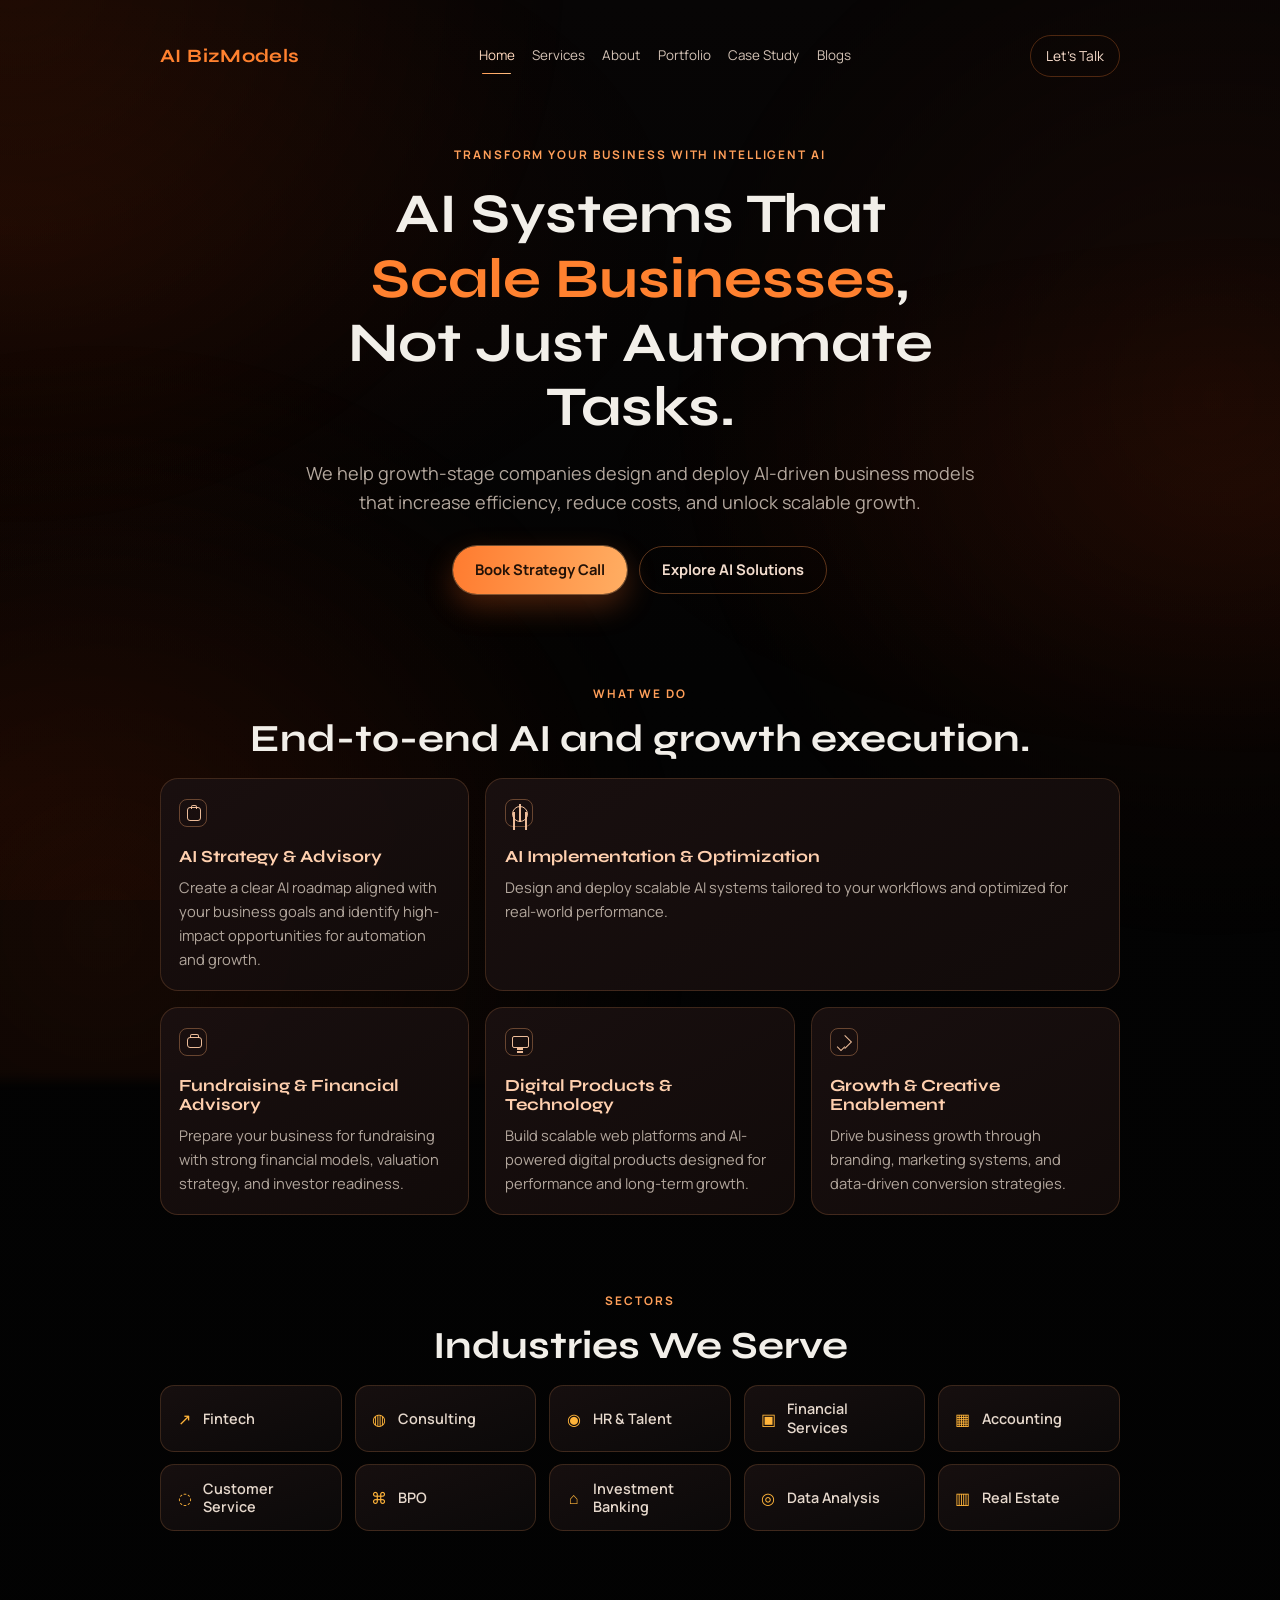
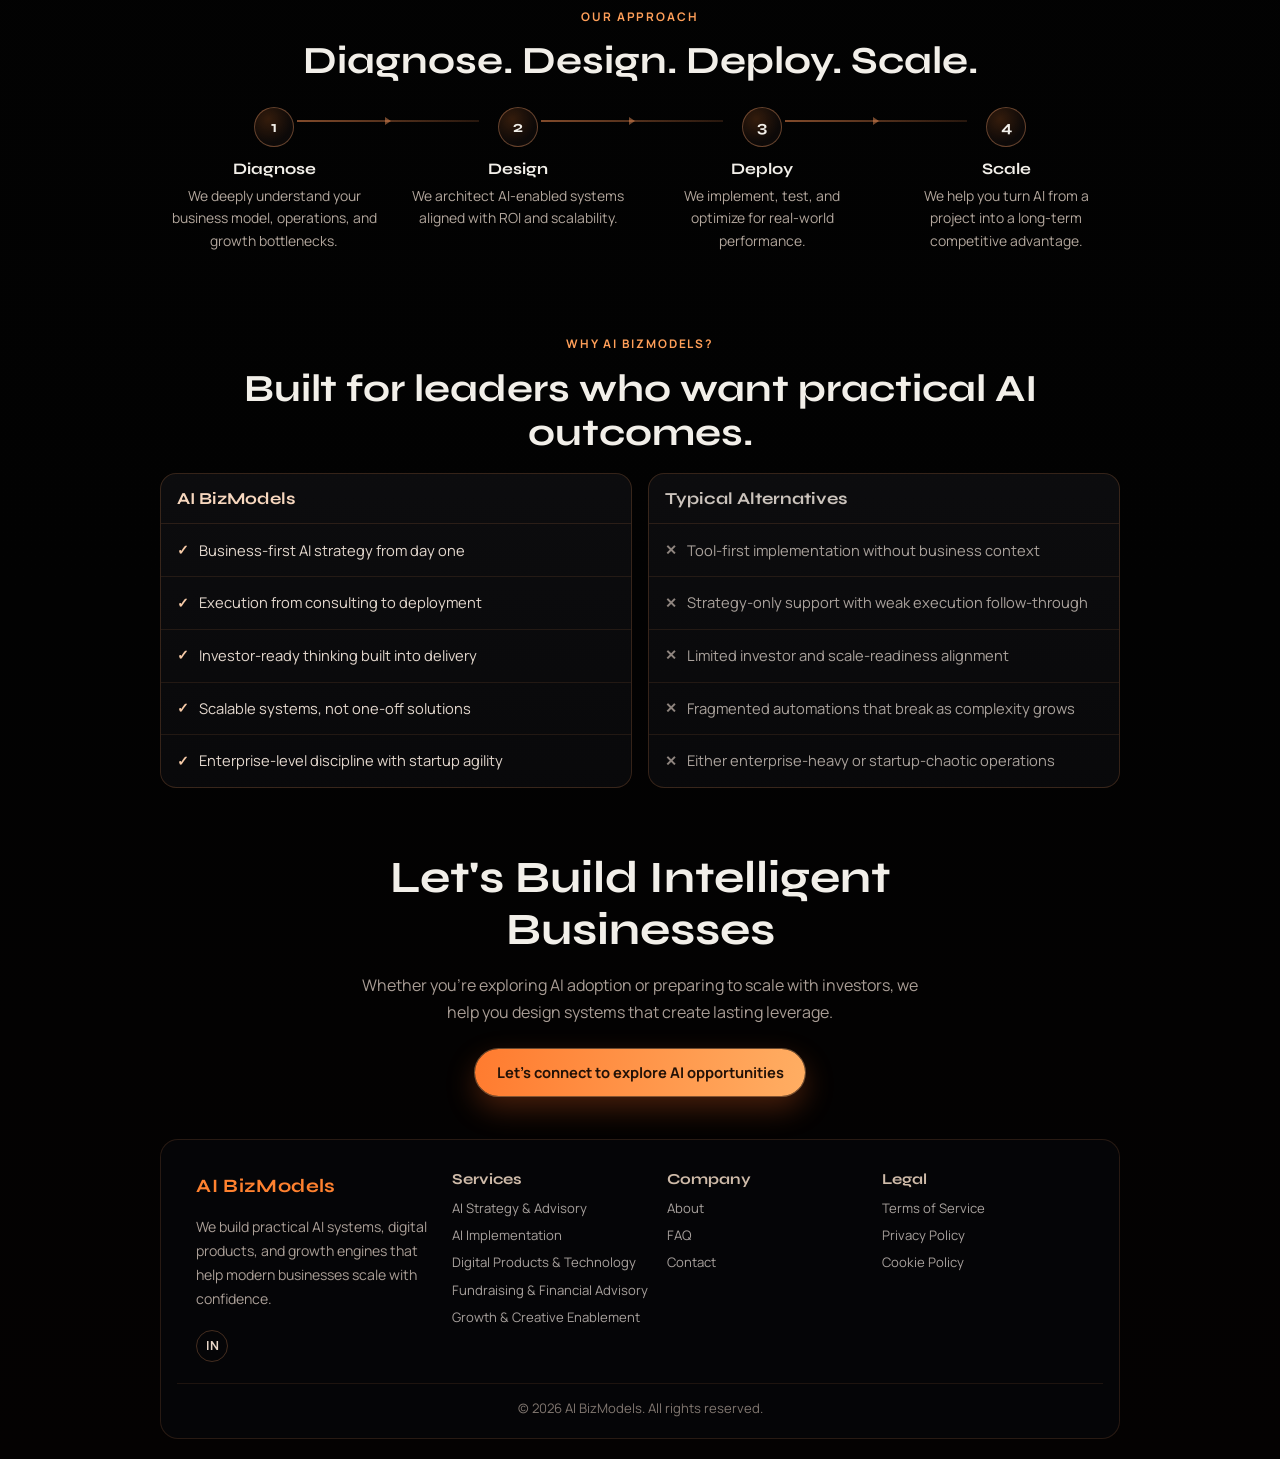
<file: index.html>
<!doctype html>
<html lang="en">
  <head>
    <meta charset="UTF-8" />
    <meta name="viewport" content="width=device-width, initial-scale=1.0" />
    <title>AI BizModels</title>
    <link rel="preconnect" href="https://fonts.googleapis.com" />
    <link rel="preconnect" href="https://fonts.gstatic.com" crossorigin />
    <link
      href="https://fonts.googleapis.com/css2?family=Syne:wght@500;700;800&amp;family=Manrope:wght@400;500;600;700&amp;display=swap"
      rel="stylesheet"
    />
    <link rel="stylesheet" href="styles.css" />
  </head>
  <body>
    <div class="glow-layer glow-top"></div>
    <div class="glow-layer glow-mid"></div>
    <div class="glow-layer glow-bottom"></div>

    <header class="site-header container">
      <a class="brand" href="#">AI BizModels</a>
      <button
        class="menu-toggle"
        type="button"
        aria-expanded="false"
        aria-controls="primary-nav"
        aria-label="Toggle menu"
      >
        <span></span>
        <span></span>
      </button>
      <nav id="primary-nav" class="main-nav" aria-label="Primary">
        <a class="active" href="#">Home</a>
        <a href="services.html">Services</a>
        <a href="about.html">About</a>
        <a href="portfolio.html">Portfolio</a>
        <a href="casestudies.html">Case Study</a>
        <a href="blogs.html">Blogs</a>
        <a class="nav-cta" href="#contact">Let&apos;s Talk</a>
      </nav>
      <a class="ghost-btn" href="#contact">Let&apos;s Talk</a>
    </header>

    <main>
      <section class="hero container">
        <p class="eyebrow reveal">Transform Your Business with Intelligent AI</p>
        <h1 class="reveal" data-delay="100">
          AI Systems That <span class="accent">Scale Businesses</span>, Not Just
          Automate Tasks.
        </h1>
        <p class="hero-copy reveal" data-delay="180">
          We help growth-stage companies design and deploy AI-driven business
          models that increase efficiency, reduce costs, and unlock scalable
          growth.
        </p>
        <div class="hero-actions reveal" data-delay="240">
          <a class="btn btn-primary" href="#contact">Book Strategy Call</a>
          <a class="btn btn-secondary" href="#services">Explore AI Solutions</a>
        </div>
      </section>

      <section id="services" class="services container">
        <div class="section-title reveal">
          <p class="eyebrow">What We Do</p>
          <h2>End-to-end AI and growth execution.</h2>
        </div>

        <div class="service-grid">
          <article class="service-card reveal" data-delay="40">
            <span class="service-icon service-icon--strategy" aria-hidden="true"></span>
            <h3>AI Strategy &amp; Advisory</h3>
            <p>
              Create a clear AI roadmap aligned with your business goals and
              identify high-impact opportunities for automation and growth.
            </p>
          </article>

          <article class="service-card service-card--featured reveal" data-delay="90">
            <span class="service-icon service-icon--implementation" aria-hidden="true"></span>
            <h3>AI Implementation &amp; Optimization</h3>
            <p>
              Design and deploy scalable AI systems tailored to your workflows
              and optimized for real-world performance.
            </p>
          </article>

          <article class="service-card reveal" data-delay="140">
            <span class="service-icon service-icon--fundraising" aria-hidden="true"></span>
            <h3>Fundraising &amp; Financial Advisory</h3>
            <p>
              Prepare your business for fundraising with strong financial
              models, valuation strategy, and investor readiness.
            </p>
          </article>

          <article class="service-card reveal" data-delay="190">
            <span class="service-icon service-icon--products" aria-hidden="true"></span>
            <h3>Digital Products &amp; Technology</h3>
            <p>
              Build scalable web platforms and AI-powered digital products
              designed for performance and long-term growth.
            </p>
          </article>

          <article class="service-card reveal" data-delay="230">
            <span class="service-icon service-icon--growth" aria-hidden="true"></span>
            <h3>Growth &amp; Creative Enablement</h3>
            <p>
              Drive business growth through branding, marketing systems, and
              data-driven conversion strategies.
            </p>
          </article>
        </div>
      </section>

      <section class="industries container">
        <div class="section-title reveal">
          <p class="eyebrow">Sectors</p>
          <h2>Industries We Serve</h2>
        </div>
        <div class="industries-grid">
          <article class="industry-card reveal" data-delay="20">
            <span class="industry-icon industry-icon--fintech" aria-hidden="true"></span>
            <h3>Fintech</h3>
          </article>
          <article class="industry-card reveal" data-delay="40">
            <span class="industry-icon industry-icon--consulting" aria-hidden="true"></span>
            <h3>Consulting</h3>
          </article>
          <article class="industry-card reveal" data-delay="60">
            <span class="industry-icon industry-icon--hr" aria-hidden="true"></span>
            <h3>HR &amp; Talent</h3>
          </article>
          <article class="industry-card reveal" data-delay="80">
            <span class="industry-icon industry-icon--finance" aria-hidden="true"></span>
            <h3>Financial Services</h3>
          </article>
          <article class="industry-card reveal" data-delay="100">
            <span class="industry-icon industry-icon--accounting" aria-hidden="true"></span>
            <h3>Accounting</h3>
          </article>
          <article class="industry-card reveal" data-delay="120">
            <span class="industry-icon industry-icon--support" aria-hidden="true"></span>
            <h3>Customer Service</h3>
          </article>
          <article class="industry-card reveal" data-delay="140">
            <span class="industry-icon industry-icon--bpo" aria-hidden="true"></span>
            <h3>BPO</h3>
          </article>
          <article class="industry-card reveal" data-delay="160">
            <span class="industry-icon industry-icon--banking" aria-hidden="true"></span>
            <h3>Investment Banking</h3>
          </article>
          <article class="industry-card reveal" data-delay="180">
            <span class="industry-icon industry-icon--analytics" aria-hidden="true"></span>
            <h3>Data Analysis</h3>
          </article>
          <article class="industry-card reveal" data-delay="200">
            <span class="industry-icon industry-icon--realestate" aria-hidden="true"></span>
            <h3>Real Estate</h3>
          </article>
        </div>
      </section>

      <section class="approach container">
        <div class="section-title reveal">
          <p class="eyebrow">Our Approach</p>
          <h2>Diagnose. Design. Deploy. Scale.</h2>
        </div>
        <div class="approach-flow">
          <article class="flow-step reveal">
            <span class="flow-node">1</span>
            <h3>Diagnose</h3>
            <p>
              We deeply understand your business model, operations, and growth
              bottlenecks.
            </p>
          </article>
          <article class="flow-step reveal" data-delay="60">
            <span class="flow-node">2</span>
            <h3>Design</h3>
            <p>
              We architect AI-enabled systems aligned with ROI and scalability.
            </p>
          </article>
          <article class="flow-step reveal" data-delay="120">
            <span class="flow-node">3</span>
            <h3>Deploy</h3>
            <p>
              We implement, test, and optimize for real-world performance.
            </p>
          </article>
          <article class="flow-step reveal" data-delay="180">
            <span class="flow-node">4</span>
            <h3>Scale</h3>
            <p>
              We help you turn AI from a project into a long-term competitive
              advantage.
            </p>
          </article>
        </div>
      </section>

      <section class="why container reveal">
        <div class="section-title">
          <p class="eyebrow">Why AI BizModels?</p>
          <h2>Built for leaders who want practical AI outcomes.</h2>
        </div>
        <div class="compare-grid">
          <div class="compare-col compare-col--ours">
            <h3>AI BizModels</h3>
            <ul class="compare-list">
              <li>Business-first AI strategy from day one</li>
              <li>Execution from consulting to deployment</li>
              <li>Investor-ready thinking built into delivery</li>
              <li>Scalable systems, not one-off solutions</li>
              <li>Enterprise-level discipline with startup agility</li>
            </ul>
          </div>

          <div class="compare-col compare-col--others">
            <h3>Typical Alternatives</h3>
            <ul class="compare-list">
              <li>Tool-first implementation without business context</li>
              <li>Strategy-only support with weak execution follow-through</li>
              <li>Limited investor and scale-readiness alignment</li>
              <li>Fragmented automations that break as complexity grows</li>
              <li>Either enterprise-heavy or startup-chaotic operations</li>
            </ul>
          </div>
        </div>
      </section>
    </main>

    <footer id="contact" class="site-footer reveal">
      <div class="container footer-top-cta">
        <h2>Let&apos;s Build Intelligent Businesses</h2>
        <p>
          Whether you&apos;re exploring AI adoption or preparing to scale with
          investors, we help you design systems that create lasting leverage.
        </p>
        <a class="btn btn-primary" href="mailto:hello@aibizmodels.com"
          >Let&apos;s connect to explore AI opportunities</a
        >
      </div>

      <div class="container footer-shell">
        <div class="footer-main">
          <div class="footer-brand">
            <a class="brand" href="#">AI BizModels</a>
            <p>
              We build practical AI systems, digital products, and growth
              engines that help modern businesses scale with confidence.
            </p>
            <div class="footer-social" aria-label="Social links">
              <a class="social-icon" href="#" aria-label="LinkedIn">in</a>
            </div>
          </div>

          <nav class="footer-links" aria-label="Footer">
            <div>
              <h3>Services</h3>
              <a href="services.html">AI Strategy &amp; Advisory</a>
              <a href="services.html">AI Implementation</a>
              <a href="services.html">Digital Products &amp; Technology</a>
              <a href="services.html">Fundraising &amp; Financial Advisory</a>
              <a href="services.html">Growth &amp; Creative Enablement</a>
            </div>
            <div>
              <h3>Company</h3>
              <a href="about.html">About</a>
              <a href="#">FAQ</a>
              <a href="#contact">Contact</a>
            </div>
            <div>
              <h3>Legal</h3>
              <a href="#">Terms of Service</a>
              <a href="#">Privacy Policy</a>
              <a href="#">Cookie Policy</a>
            </div>
          </nav>
        </div>

        <p class="footer-note">© 2026 AI BizModels. All rights reserved.</p>
      </div>
    </footer>

    <script src="script.js"></script>
  </body>
</html>
</file>
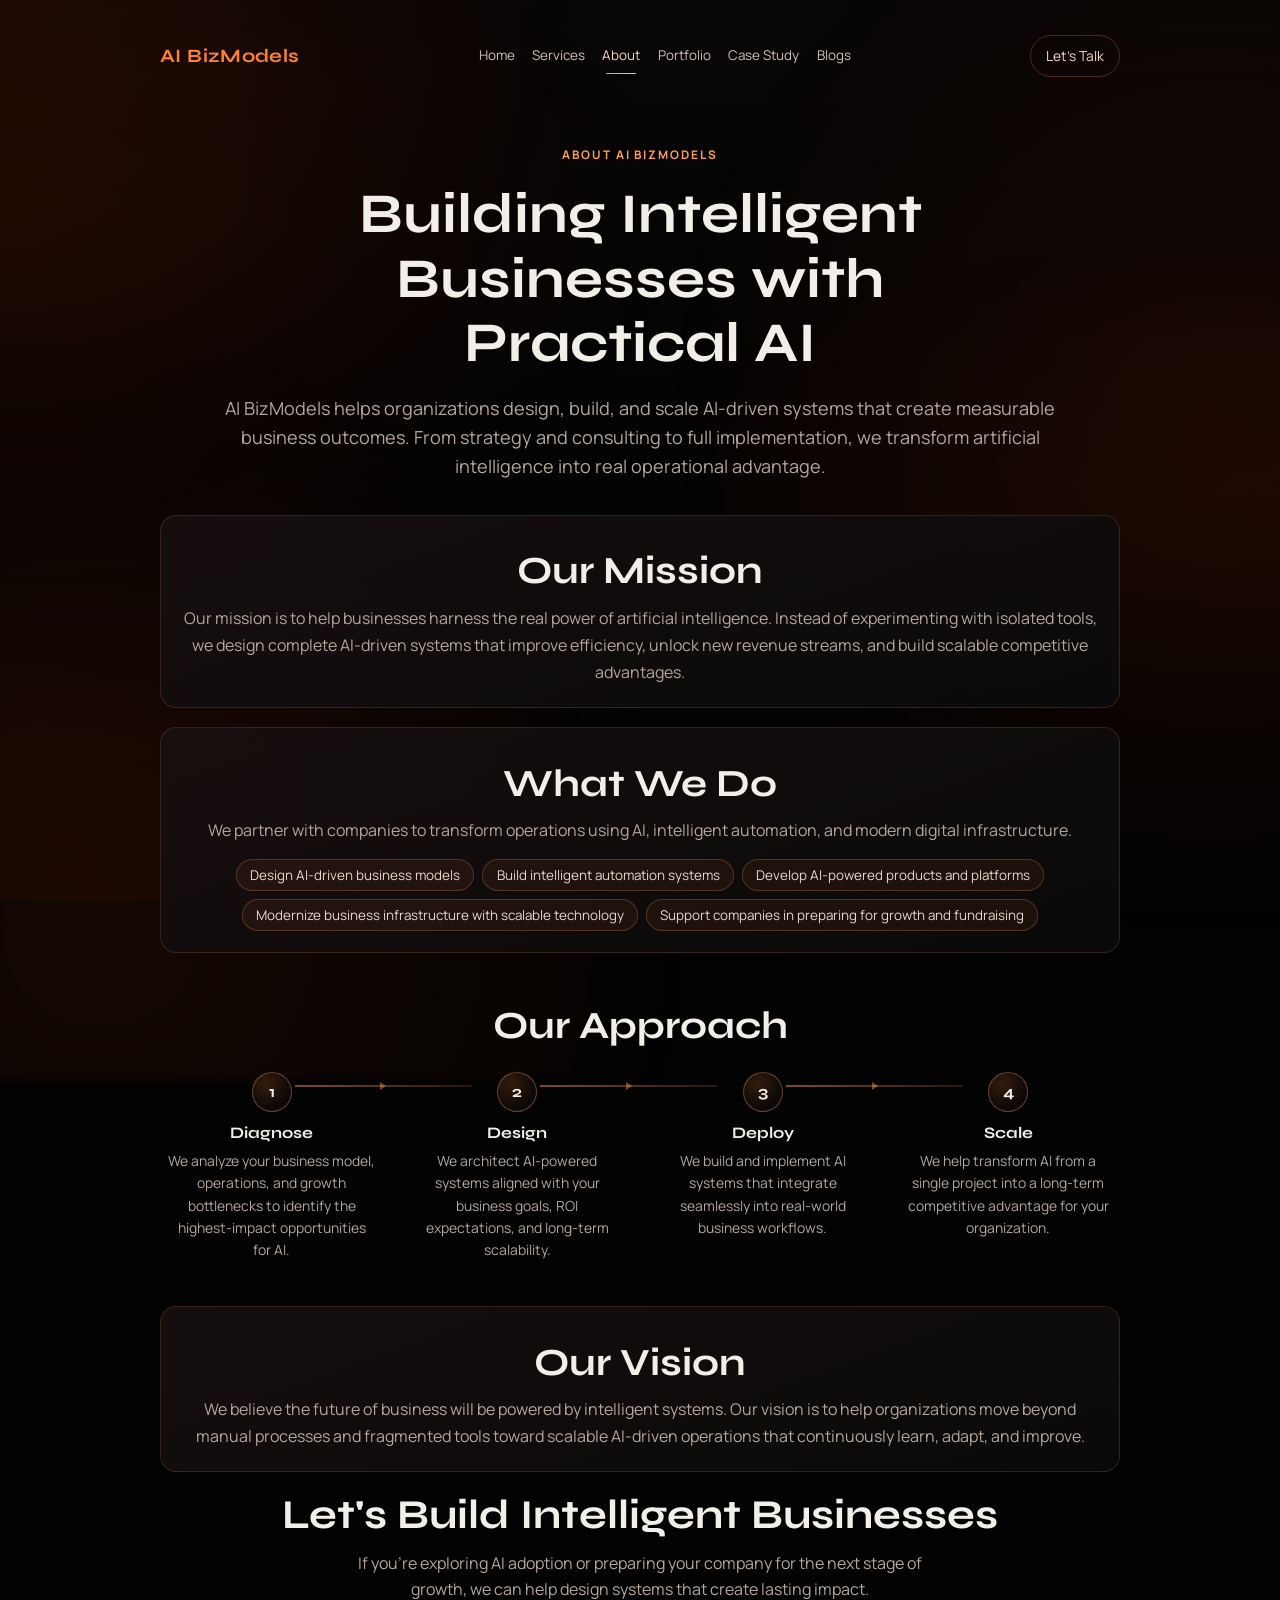
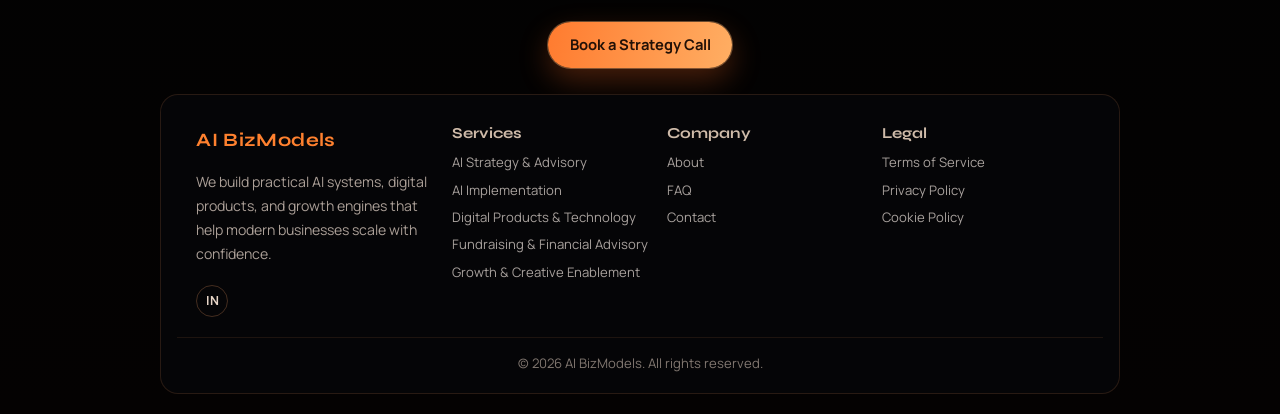
<file: about.html>
<!doctype html>
<html lang="en">
  <head>
    <meta charset="UTF-8" />
    <meta name="viewport" content="width=device-width, initial-scale=1.0" />
    <title>AI BizModels - About</title>
    <link rel="preconnect" href="https://fonts.googleapis.com" />
    <link rel="preconnect" href="https://fonts.gstatic.com" crossorigin />
    <link
      href="https://fonts.googleapis.com/css2?family=Syne:wght@500;700;800&amp;family=Manrope:wght@400;500;600;700&amp;display=swap"
      rel="stylesheet"
    />
    <link rel="stylesheet" href="styles.css" />
  </head>
  <body class="about-page">
    <div class="glow-layer glow-top"></div>
    <div class="glow-layer glow-mid"></div>
    <div class="glow-layer glow-bottom"></div>

    <header class="site-header container">
      <a class="brand" href="index.html">AI BizModels</a>
      <button
        class="menu-toggle"
        type="button"
        aria-expanded="false"
        aria-controls="primary-nav"
        aria-label="Toggle menu"
      >
        <span></span>
        <span></span>
      </button>
      <nav id="primary-nav" class="main-nav" aria-label="Primary">
        <a href="index.html">Home</a>
        <a href="services.html">Services</a>
        <a class="active" href="about.html">About</a>
        <a href="portfolio.html">Portfolio</a>
        <a href="casestudies.html">Case Study</a>
        <a href="blogs.html">Blogs</a>
        <a class="nav-cta" href="#contact">Let&apos;s Talk</a>
      </nav>
      <a class="ghost-btn" href="#contact">Let&apos;s Talk</a>
    </header>

    <main>
      <section class="hero container about-hero">
        <p class="eyebrow reveal">About AI BizModels</p>
        <h1 class="reveal" data-delay="100">
          Building Intelligent Businesses with Practical AI
        </h1>
        <p class="hero-copy reveal" data-delay="180">
          AI BizModels helps organizations design, build, and scale AI-driven
          systems that create measurable business outcomes. From strategy and
          consulting to full implementation, we transform artificial
          intelligence into real operational advantage.
        </p>
      </section>

      <section class="container about-content-block reveal">
        <div class="section-title">
          <h2>Our Mission</h2>
        </div>
        <p>
          Our mission is to help businesses harness the real power of
          artificial intelligence. Instead of experimenting with isolated tools,
          we design complete AI-driven systems that improve efficiency, unlock
          new revenue streams, and build scalable competitive advantages.
        </p>
      </section>

      <section class="container about-content-block about-block-spaced reveal" data-delay="60">
        <div class="section-title">
          <h2>What We Do</h2>
        </div>
        <p>
          We partner with companies to transform operations using AI,
          intelligent automation, and modern digital infrastructure.
        </p>
        <ul class="about-capsules">
          <li>Design AI-driven business models</li>
          <li>Build intelligent automation systems</li>
          <li>Develop AI-powered products and platforms</li>
          <li>Modernize business infrastructure with scalable technology</li>
          <li>Support companies in preparing for growth and fundraising</li>
        </ul>
      </section>

      <section class="approach container">
        <div class="section-title reveal">
          <h2>Our Approach</h2>
        </div>
        <div class="approach-flow">
          <article class="flow-step reveal">
            <span class="flow-node">1</span>
            <h3>Diagnose</h3>
            <p>
              We analyze your business model, operations, and growth
              bottlenecks to identify the highest-impact opportunities for AI.
            </p>
          </article>
          <article class="flow-step reveal" data-delay="60">
            <span class="flow-node">2</span>
            <h3>Design</h3>
            <p>
              We architect AI-powered systems aligned with your business goals,
              ROI expectations, and long-term scalability.
            </p>
          </article>
          <article class="flow-step reveal" data-delay="120">
            <span class="flow-node">3</span>
            <h3>Deploy</h3>
            <p>
              We build and implement AI systems that integrate seamlessly into
              real-world business workflows.
            </p>
          </article>
          <article class="flow-step reveal" data-delay="180">
            <span class="flow-node">4</span>
            <h3>Scale</h3>
            <p>
              We help transform AI from a single project into a long-term
              competitive advantage for your organization.
            </p>
          </article>
        </div>
      </section>

      <section class="container about-content-block reveal" data-delay="140">
        <div class="section-title">
          <h2>Our Vision</h2>
        </div>
        <p>
          We believe the future of business will be powered by intelligent
          systems. Our vision is to help organizations move beyond manual
          processes and fragmented tools toward scalable AI-driven operations
          that continuously learn, adapt, and improve.
        </p>
      </section>

      <section id="contact" class="container services-page-cta reveal">
        <h2>Let&apos;s Build Intelligent Businesses</h2>
        <p>
          If you're exploring AI adoption or preparing your company for the
          next stage of growth, we can help design systems that create lasting
          impact.
        </p>
        <a
          class="btn btn-primary"
          href="https://calendly.com/aibizmodels/strategy-call"
          >Book a Strategy Call</a
        >
      </section>
    </main>

    <footer class="site-footer reveal">
      <div class="container footer-shell">
        <div class="footer-main">
          <div class="footer-brand">
            <a class="brand" href="index.html">AI BizModels</a>
            <p>
              We build practical AI systems, digital products, and growth
              engines that help modern businesses scale with confidence.
            </p>
            <div class="footer-social" aria-label="Social links">
              <a class="social-icon" href="#" aria-label="LinkedIn">in</a>
            </div>
          </div>

          <nav class="footer-links" aria-label="Footer">
            <div>
              <h3>Services</h3>
              <a href="services.html">AI Strategy &amp; Advisory</a>
              <a href="services.html">AI Implementation</a>
              <a href="services.html">Digital Products &amp; Technology</a>
              <a href="services.html">Fundraising &amp; Financial Advisory</a>
              <a href="services.html">Growth &amp; Creative Enablement</a>
            </div>
            <div>
              <h3>Company</h3>
              <a href="about.html">About</a>
              <a href="#">FAQ</a>
              <a href="#contact">Contact</a>
            </div>
            <div>
              <h3>Legal</h3>
              <a href="#">Terms of Service</a>
              <a href="#">Privacy Policy</a>
              <a href="#">Cookie Policy</a>
            </div>
          </nav>
        </div>

        <p class="footer-note">© 2026 AI BizModels. All rights reserved.</p>
      </div>
    </footer>

    <script src="script.js"></script>
  </body>
</html>
</file>
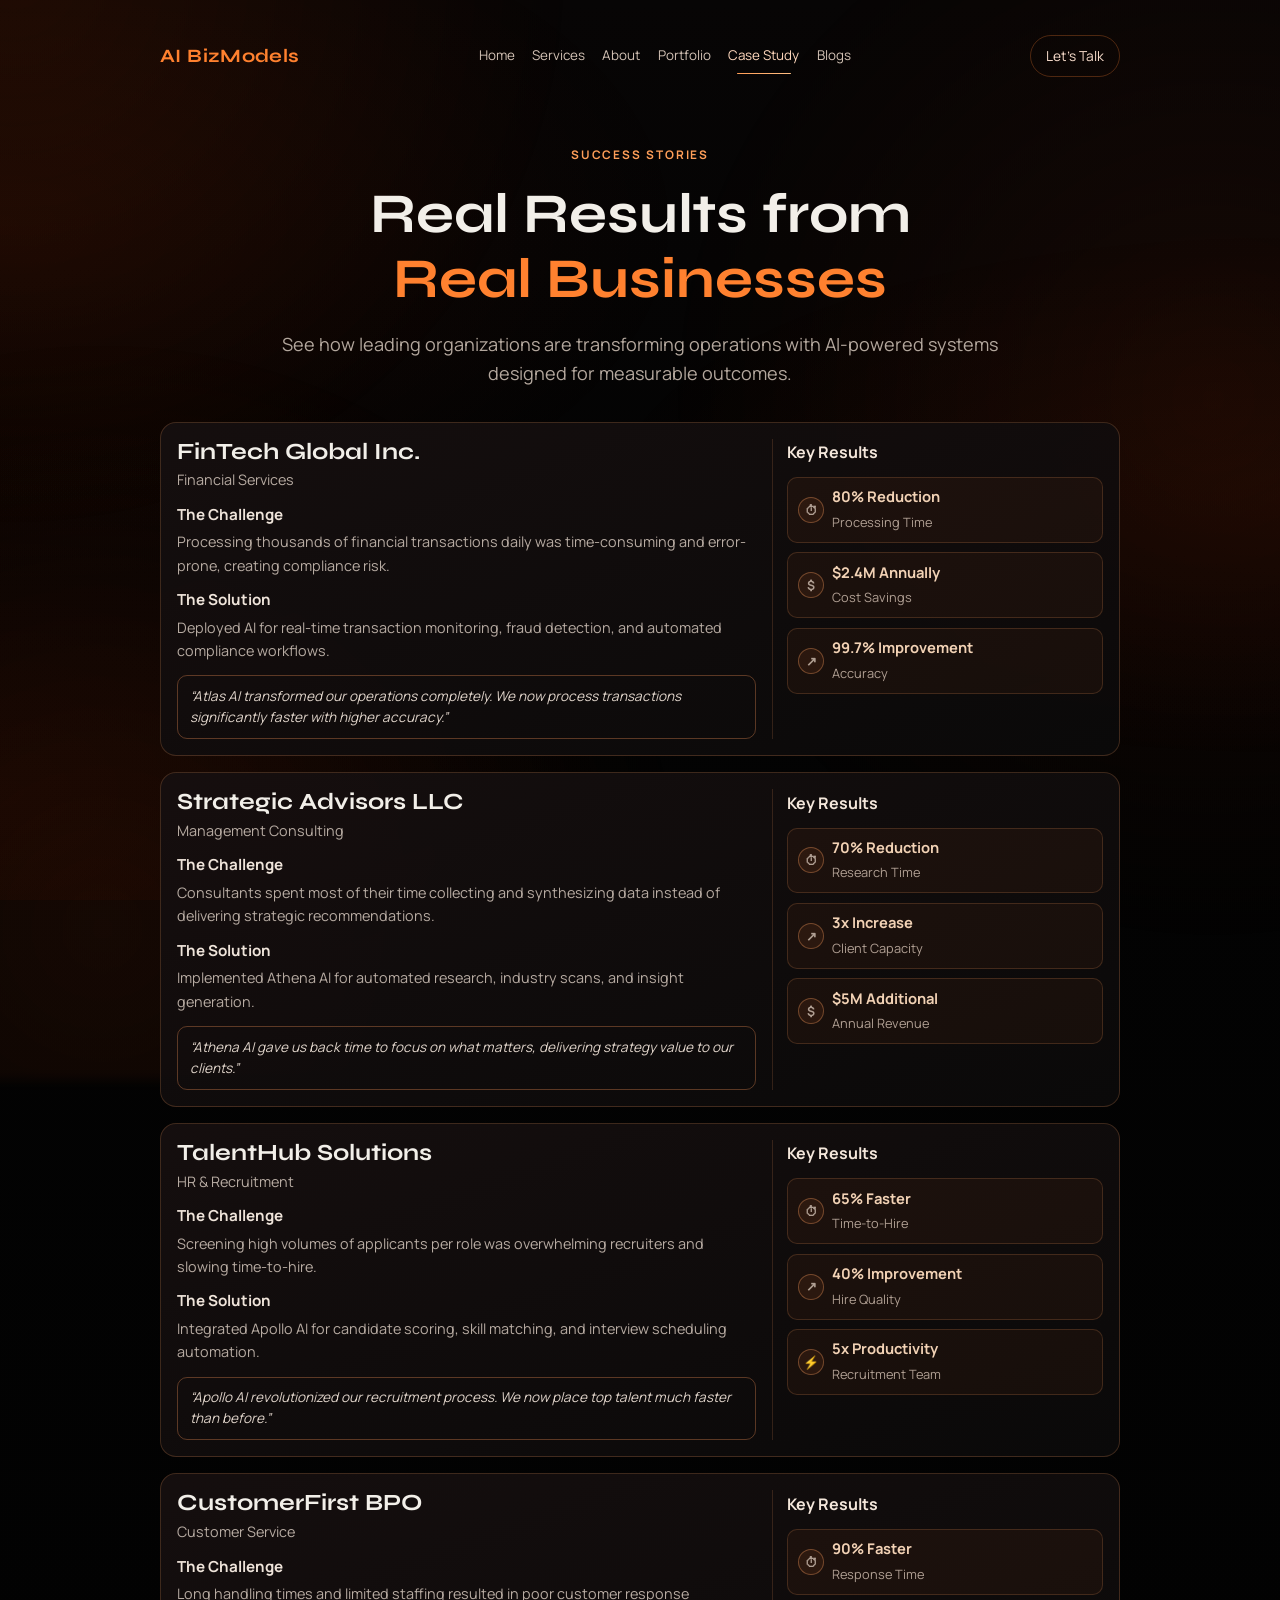
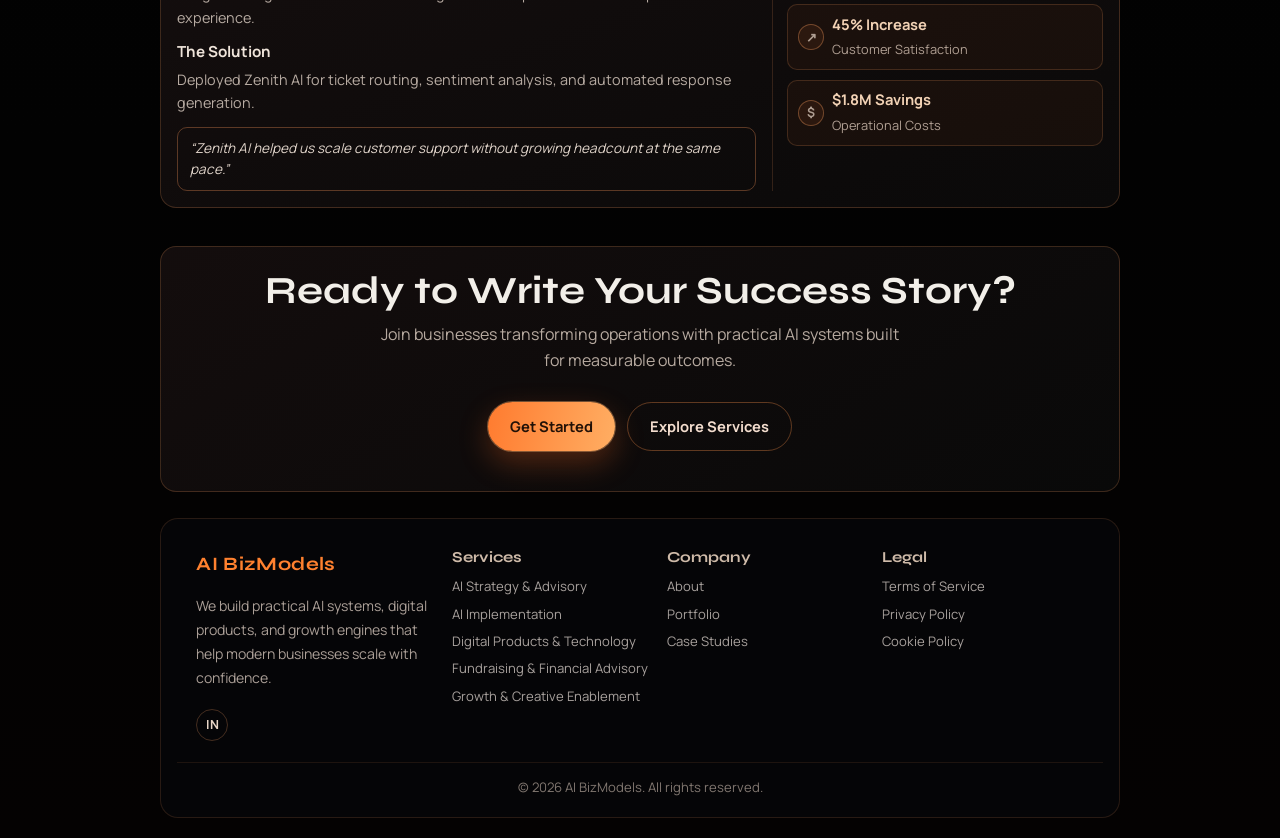
<file: casestudies.html>
<!doctype html>
<html lang="en">
  <head>
    <meta charset="UTF-8" />
    <meta name="viewport" content="width=device-width, initial-scale=1.0" />
    <title>AI BizModels - Case Studies</title>
    <link rel="preconnect" href="https://fonts.googleapis.com" />
    <link rel="preconnect" href="https://fonts.gstatic.com" crossorigin />
    <link
      href="https://fonts.googleapis.com/css2?family=Syne:wght@500;700;800&amp;family=Manrope:wght@400;500;600;700&amp;display=swap"
      rel="stylesheet"
    />
    <link rel="stylesheet" href="styles.css" />
  </head>
  <body class="case-page">
    <div class="glow-layer glow-top"></div>
    <div class="glow-layer glow-mid"></div>
    <div class="glow-layer glow-bottom"></div>

    <header class="site-header container">
      <a class="brand" href="index.html">AI BizModels</a>
      <button
        class="menu-toggle"
        type="button"
        aria-expanded="false"
        aria-controls="primary-nav"
        aria-label="Toggle menu"
      >
        <span></span>
        <span></span>
      </button>
      <nav id="primary-nav" class="main-nav" aria-label="Primary">
        <a href="index.html">Home</a>
        <a href="services.html">Services</a>
        <a href="about.html">About</a>
        <a href="portfolio.html">Portfolio</a>
        <a class="active" href="casestudies.html">Case Study</a>
        <a href="blogs.html">Blogs</a>
        <a class="nav-cta" href="#contact">Let&apos;s Talk</a>
      </nav>
      <a class="ghost-btn" href="#contact">Let&apos;s Talk</a>
    </header>

    <main>
      <section class="hero container case-hero">
        <p class="eyebrow reveal">Success Stories</p>
        <h1 class="reveal" data-delay="100">
          Real Results from <span class="accent">Real Businesses</span>
        </h1>
        <p class="hero-copy reveal" data-delay="180">
          See how leading organizations are transforming operations with
          AI-powered systems designed for measurable outcomes.
        </p>
      </section>

      <section class="container case-list">
        <article class="case-card reveal">
          <div class="case-main">
            <h3>FinTech Global Inc.</h3>
            <p class="case-domain">Financial Services</p>
            <h4>The Challenge</h4>
            <p>
              Processing thousands of financial transactions daily was
              time-consuming and error-prone, creating compliance risk.
            </p>
            <h4>The Solution</h4>
            <p>
              Deployed AI for real-time transaction monitoring, fraud detection,
              and automated compliance workflows.
            </p>
            <blockquote>
              “Atlas AI transformed our operations completely. We now process
              transactions significantly faster with higher accuracy.”
            </blockquote>
          </div>
          <div class="case-results">
            <h4>Key Results</h4>
            <ul>
              <li>
                <span class="result-icon" aria-hidden="true">⏱</span>
                <div><strong>80% Reduction</strong><span>Processing Time</span></div>
              </li>
              <li>
                <span class="result-icon" aria-hidden="true">$</span>
                <div><strong>$2.4M Annually</strong><span>Cost Savings</span></div>
              </li>
              <li>
                <span class="result-icon" aria-hidden="true">↗</span>
                <div><strong>99.7% Improvement</strong><span>Accuracy</span></div>
              </li>
            </ul>
          </div>
        </article>

        <article class="case-card reveal" data-delay="40">
          <div class="case-main">
            <h3>Strategic Advisors LLC</h3>
            <p class="case-domain">Management Consulting</p>
            <h4>The Challenge</h4>
            <p>
              Consultants spent most of their time collecting and synthesizing
              data instead of delivering strategic recommendations.
            </p>
            <h4>The Solution</h4>
            <p>
              Implemented Athena AI for automated research, industry scans, and
              insight generation.
            </p>
            <blockquote>
              “Athena AI gave us back time to focus on what matters, delivering
              strategy value to our clients.”
            </blockquote>
          </div>
          <div class="case-results">
            <h4>Key Results</h4>
            <ul>
              <li>
                <span class="result-icon" aria-hidden="true">⏱</span>
                <div><strong>70% Reduction</strong><span>Research Time</span></div>
              </li>
              <li>
                <span class="result-icon" aria-hidden="true">↗</span>
                <div><strong>3x Increase</strong><span>Client Capacity</span></div>
              </li>
              <li>
                <span class="result-icon" aria-hidden="true">$</span>
                <div><strong>$5M Additional</strong><span>Annual Revenue</span></div>
              </li>
            </ul>
          </div>
        </article>

        <article class="case-card reveal" data-delay="80">
          <div class="case-main">
            <h3>TalentHub Solutions</h3>
            <p class="case-domain">HR &amp; Recruitment</p>
            <h4>The Challenge</h4>
            <p>
              Screening high volumes of applicants per role was overwhelming
              recruiters and slowing time-to-hire.
            </p>
            <h4>The Solution</h4>
            <p>
              Integrated Apollo AI for candidate scoring, skill matching, and
              interview scheduling automation.
            </p>
            <blockquote>
              “Apollo AI revolutionized our recruitment process. We now place top
              talent much faster than before.”
            </blockquote>
          </div>
          <div class="case-results">
            <h4>Key Results</h4>
            <ul>
              <li>
                <span class="result-icon" aria-hidden="true">⏱</span>
                <div><strong>65% Faster</strong><span>Time-to-Hire</span></div>
              </li>
              <li>
                <span class="result-icon" aria-hidden="true">↗</span>
                <div><strong>40% Improvement</strong><span>Hire Quality</span></div>
              </li>
              <li>
                <span class="result-icon" aria-hidden="true">⚡</span>
                <div><strong>5x Productivity</strong><span>Recruitment Team</span></div>
              </li>
            </ul>
          </div>
        </article>

        <article class="case-card reveal" data-delay="120">
          <div class="case-main">
            <h3>CustomerFirst BPO</h3>
            <p class="case-domain">Customer Service</p>
            <h4>The Challenge</h4>
            <p>
              Long handling times and limited staffing resulted in poor customer
              response experience.
            </p>
            <h4>The Solution</h4>
            <p>
              Deployed Zenith AI for ticket routing, sentiment analysis, and
              automated response generation.
            </p>
            <blockquote>
              “Zenith AI helped us scale customer support without growing
              headcount at the same pace.”
            </blockquote>
          </div>
          <div class="case-results">
            <h4>Key Results</h4>
            <ul>
              <li>
                <span class="result-icon" aria-hidden="true">⏱</span>
                <div><strong>90% Faster</strong><span>Response Time</span></div>
              </li>
              <li>
                <span class="result-icon" aria-hidden="true">↗</span>
                <div><strong>45% Increase</strong><span>Customer Satisfaction</span></div>
              </li>
              <li>
                <span class="result-icon" aria-hidden="true">$</span>
                <div><strong>$1.8M Savings</strong><span>Operational Costs</span></div>
              </li>
            </ul>
          </div>
        </article>
      </section>

      <section class="container case-cta reveal">
        <h2>Ready to Write Your Success Story?</h2>
        <p>
          Join businesses transforming operations with practical AI systems
          built for measurable outcomes.
        </p>
        <div class="hero-actions">
          <a class="btn btn-primary" href="#contact">Get Started</a>
          <a class="btn btn-secondary" href="services.html">Explore Services</a>
        </div>
      </section>
    </main>

    <footer id="contact" class="site-footer reveal">
      <div class="container footer-shell">
        <div class="footer-main">
          <div class="footer-brand">
            <a class="brand" href="index.html">AI BizModels</a>
            <p>
              We build practical AI systems, digital products, and growth
              engines that help modern businesses scale with confidence.
            </p>
            <div class="footer-social" aria-label="Social links">
              <a class="social-icon" href="#" aria-label="LinkedIn">in</a>
            </div>
          </div>
          <nav class="footer-links" aria-label="Footer">
            <div>
              <h3>Services</h3>
              <a href="services.html">AI Strategy &amp; Advisory</a>
              <a href="services.html">AI Implementation</a>
              <a href="services.html">Digital Products &amp; Technology</a>
              <a href="services.html">Fundraising &amp; Financial Advisory</a>
              <a href="services.html">Growth &amp; Creative Enablement</a>
            </div>
            <div>
              <h3>Company</h3>
              <a href="about.html">About</a>
              <a href="portfolio.html">Portfolio</a>
              <a href="casestudies.html">Case Studies</a>
            </div>
            <div>
              <h3>Legal</h3>
              <a href="#">Terms of Service</a>
              <a href="#">Privacy Policy</a>
              <a href="#">Cookie Policy</a>
            </div>
          </nav>
        </div>
        <p class="footer-note">© 2026 AI BizModels. All rights reserved.</p>
      </div>
    </footer>

    <script src="script.js"></script>
  </body>
</html>
</file>
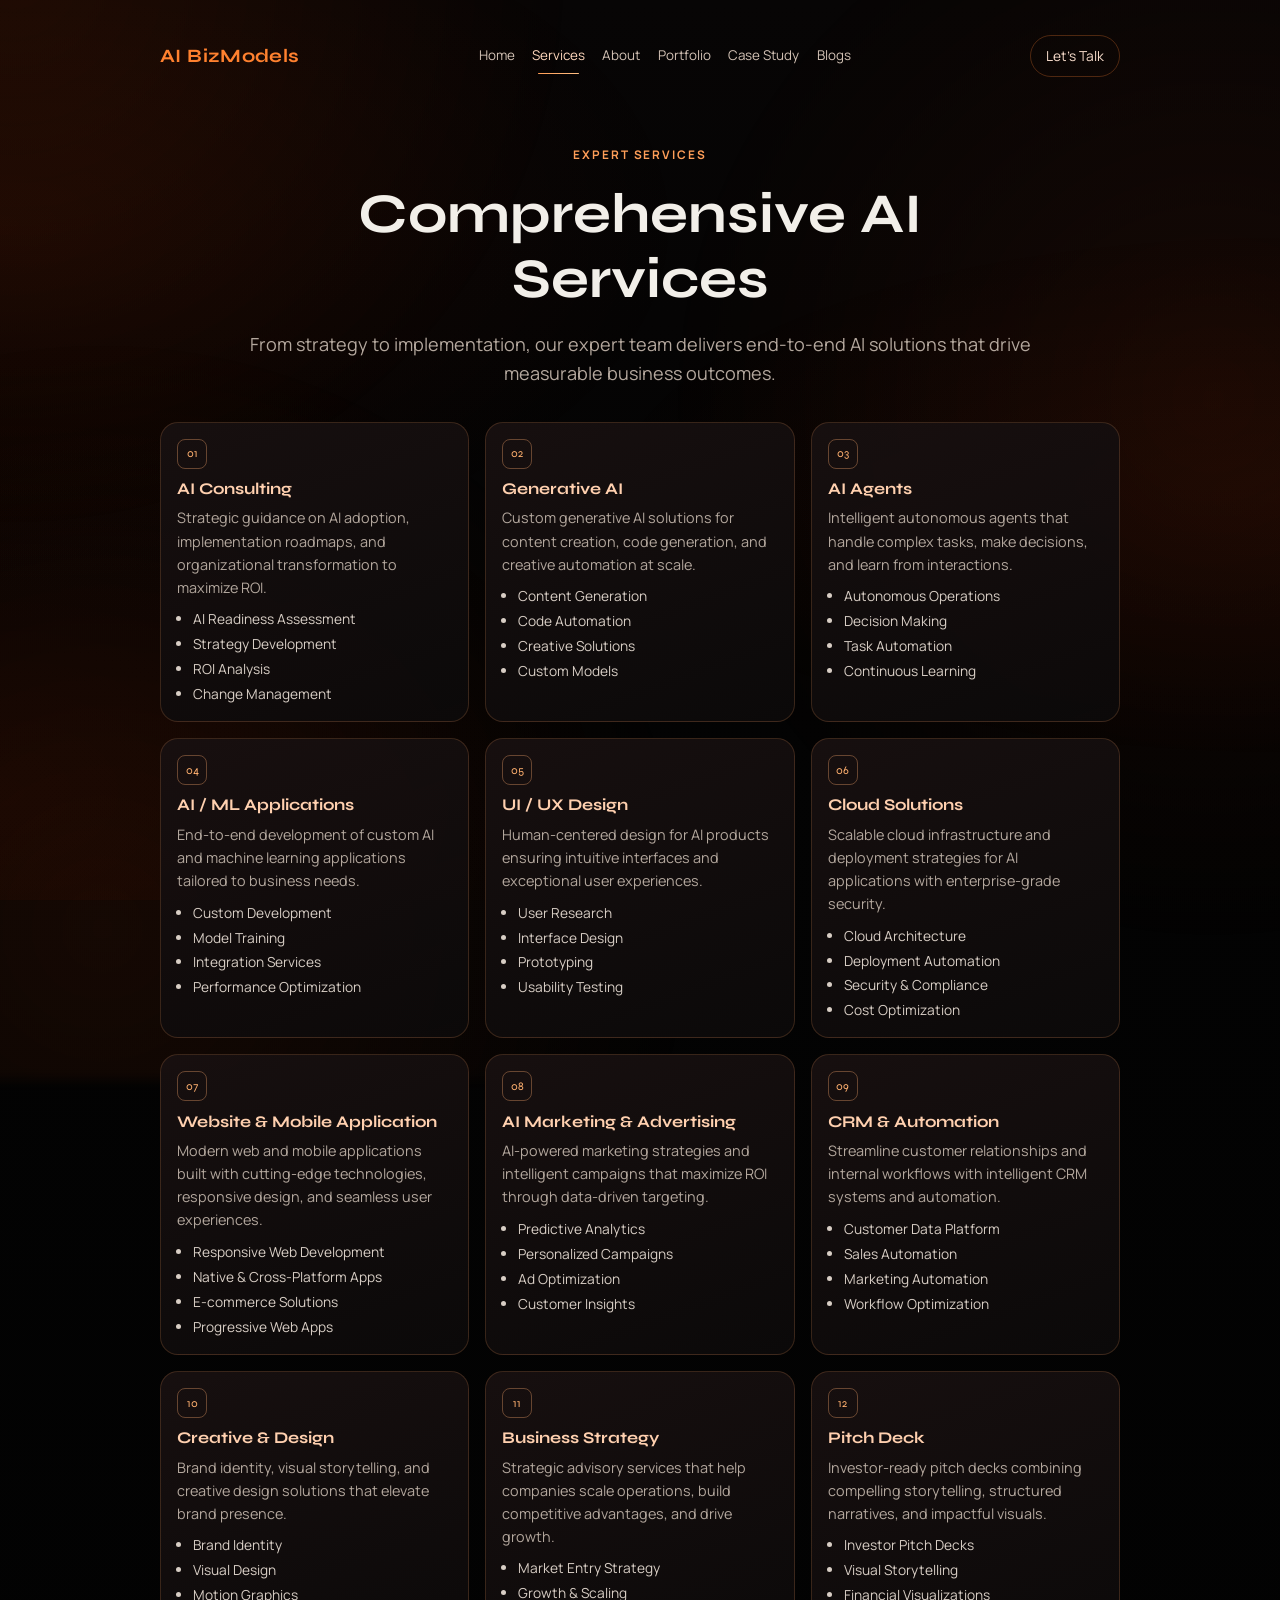
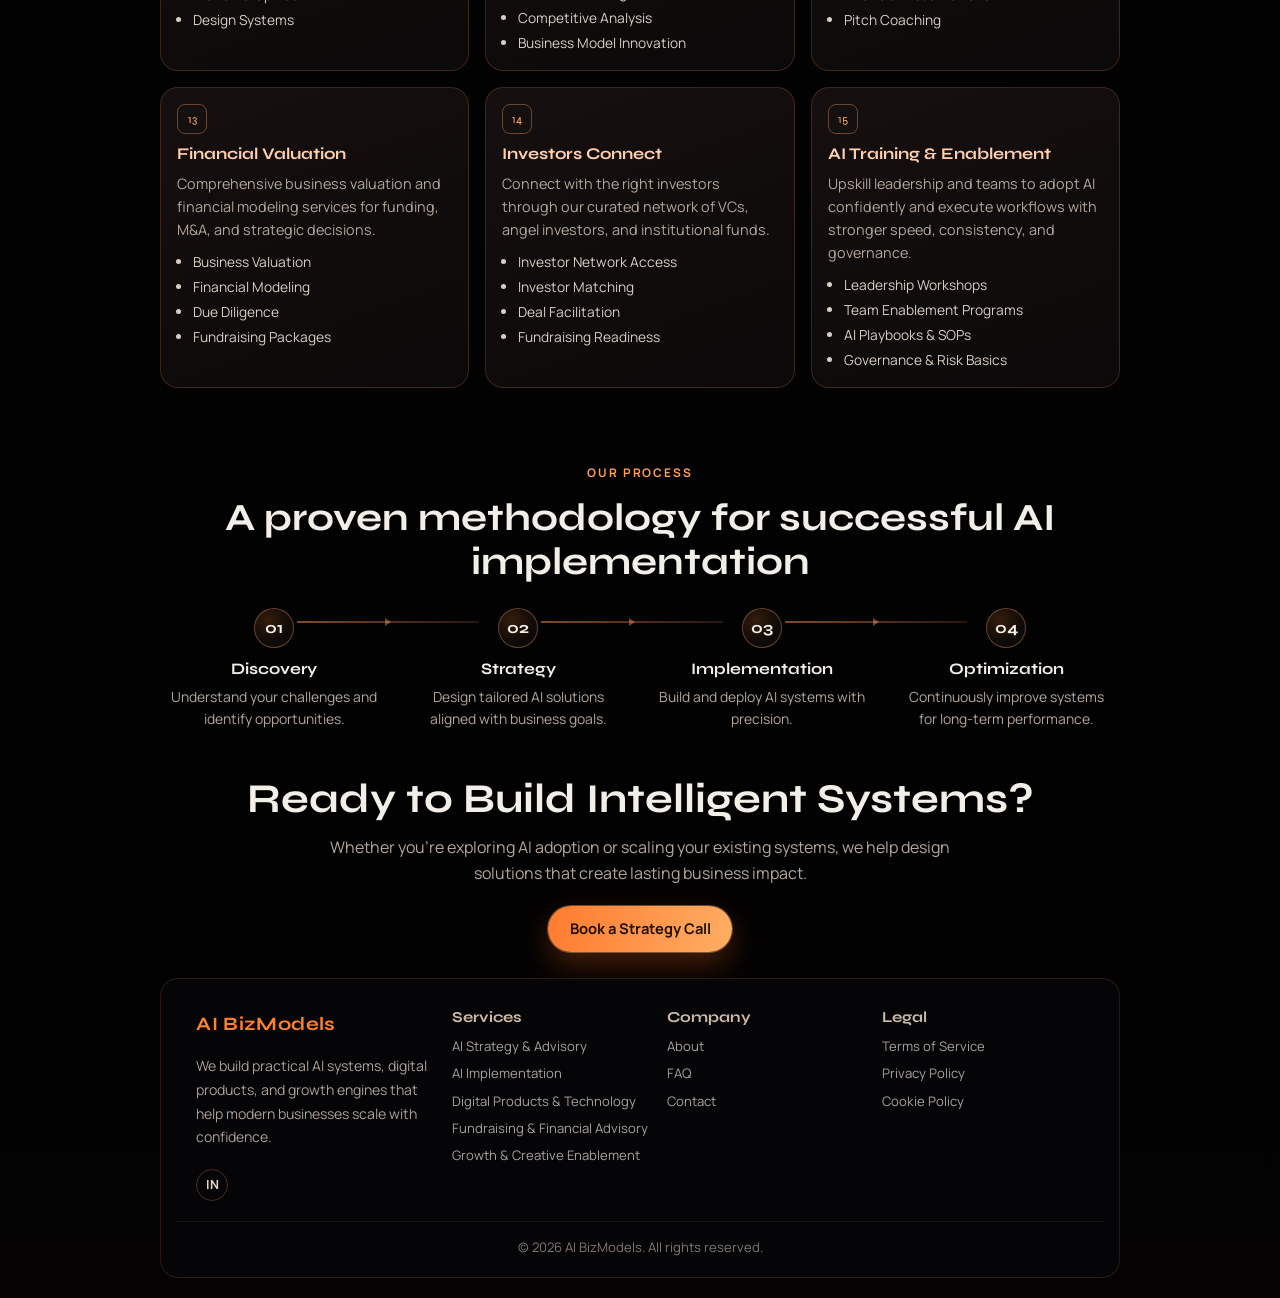
<file: services.html>
<!doctype html>
<html lang="en">
  <head>
    <meta charset="UTF-8" />
    <meta name="viewport" content="width=device-width, initial-scale=1.0" />
    <title>AI BizModels - Services</title>
    <link rel="preconnect" href="https://fonts.googleapis.com" />
    <link rel="preconnect" href="https://fonts.gstatic.com" crossorigin />
    <link
      href="https://fonts.googleapis.com/css2?family=Syne:wght@500;700;800&amp;family=Manrope:wght@400;500;600;700&amp;display=swap"
      rel="stylesheet"
    />
    <link rel="stylesheet" href="styles.css" />
  </head>
  <body class="services-page">
    <div class="glow-layer glow-top"></div>
    <div class="glow-layer glow-mid"></div>
    <div class="glow-layer glow-bottom"></div>

    <header class="site-header container">
      <a class="brand" href="index.html">AI BizModels</a>
      <button
        class="menu-toggle"
        type="button"
        aria-expanded="false"
        aria-controls="primary-nav"
        aria-label="Toggle menu"
      >
        <span></span>
        <span></span>
      </button>
      <nav id="primary-nav" class="main-nav" aria-label="Primary">
        <a href="index.html">Home</a>
        <a class="active" href="services.html">Services</a>
        <a href="about.html">About</a>
        <a href="portfolio.html">Portfolio</a>
        <a href="casestudies.html">Case Study</a>
        <a href="blogs.html">Blogs</a>
        <a class="nav-cta" href="#contact">Let&apos;s Talk</a>
      </nav>
      <a class="ghost-btn" href="#contact">Let&apos;s Talk</a>
    </header>

    <main>
      <section class="hero container services-hero">
        <p class="eyebrow reveal">Expert Services</p>
        <h1 class="reveal" data-delay="100">Comprehensive AI Services</h1>
        <p class="hero-copy reveal" data-delay="180">
          From strategy to implementation, our expert team delivers end-to-end
          AI solutions that drive measurable business outcomes.
        </p>
      </section>

      <section class="container services-page-section">
        <div class="services-page-grid">
          <article class="service-page-card reveal">
            <span class="service-page-icon">01</span>
            <h3>AI Consulting</h3>
            <p>
              Strategic guidance on AI adoption, implementation roadmaps, and
              organizational transformation to maximize ROI.
            </p>
            <ul>
              <li>AI Readiness Assessment</li>
              <li>Strategy Development</li>
              <li>ROI Analysis</li>
              <li>Change Management</li>
            </ul>
          </article>

          <article class="service-page-card reveal" data-delay="40">
            <span class="service-page-icon">02</span>
            <h3>Generative AI</h3>
            <p>
              Custom generative AI solutions for content creation, code
              generation, and creative automation at scale.
            </p>
            <ul>
              <li>Content Generation</li>
              <li>Code Automation</li>
              <li>Creative Solutions</li>
              <li>Custom Models</li>
            </ul>
          </article>

          <article class="service-page-card reveal" data-delay="80">
            <span class="service-page-icon">03</span>
            <h3>AI Agents</h3>
            <p>
              Intelligent autonomous agents that handle complex tasks, make
              decisions, and learn from interactions.
            </p>
            <ul>
              <li>Autonomous Operations</li>
              <li>Decision Making</li>
              <li>Task Automation</li>
              <li>Continuous Learning</li>
            </ul>
          </article>

          <article class="service-page-card reveal" data-delay="120">
            <span class="service-page-icon">04</span>
            <h3>AI / ML Applications</h3>
            <p>
              End-to-end development of custom AI and machine learning
              applications tailored to business needs.
            </p>
            <ul>
              <li>Custom Development</li>
              <li>Model Training</li>
              <li>Integration Services</li>
              <li>Performance Optimization</li>
            </ul>
          </article>

          <article class="service-page-card reveal" data-delay="160">
            <span class="service-page-icon">05</span>
            <h3>UI / UX Design</h3>
            <p>
              Human-centered design for AI products ensuring intuitive
              interfaces and exceptional user experiences.
            </p>
            <ul>
              <li>User Research</li>
              <li>Interface Design</li>
              <li>Prototyping</li>
              <li>Usability Testing</li>
            </ul>
          </article>

          <article class="service-page-card reveal" data-delay="200">
            <span class="service-page-icon">06</span>
            <h3>Cloud Solutions</h3>
            <p>
              Scalable cloud infrastructure and deployment strategies for AI
              applications with enterprise-grade security.
            </p>
            <ul>
              <li>Cloud Architecture</li>
              <li>Deployment Automation</li>
              <li>Security &amp; Compliance</li>
              <li>Cost Optimization</li>
            </ul>
          </article>

          <article class="service-page-card reveal" data-delay="240">
            <span class="service-page-icon">07</span>
            <h3>Website &amp; Mobile Application</h3>
            <p>
              Modern web and mobile applications built with cutting-edge
              technologies, responsive design, and seamless user experiences.
            </p>
            <ul>
              <li>Responsive Web Development</li>
              <li>Native &amp; Cross-Platform Apps</li>
              <li>E-commerce Solutions</li>
              <li>Progressive Web Apps</li>
            </ul>
          </article>

          <article class="service-page-card reveal" data-delay="280">
            <span class="service-page-icon">08</span>
            <h3>AI Marketing &amp; Advertising</h3>
            <p>
              AI-powered marketing strategies and intelligent campaigns that
              maximize ROI through data-driven targeting.
            </p>
            <ul>
              <li>Predictive Analytics</li>
              <li>Personalized Campaigns</li>
              <li>Ad Optimization</li>
              <li>Customer Insights</li>
            </ul>
          </article>

          <article class="service-page-card reveal" data-delay="320">
            <span class="service-page-icon">09</span>
            <h3>CRM &amp; Automation</h3>
            <p>
              Streamline customer relationships and internal workflows with
              intelligent CRM systems and automation.
            </p>
            <ul>
              <li>Customer Data Platform</li>
              <li>Sales Automation</li>
              <li>Marketing Automation</li>
              <li>Workflow Optimization</li>
            </ul>
          </article>

          <article class="service-page-card reveal" data-delay="360">
            <span class="service-page-icon">10</span>
            <h3>Creative &amp; Design</h3>
            <p>
              Brand identity, visual storytelling, and creative design solutions
              that elevate brand presence.
            </p>
            <ul>
              <li>Brand Identity</li>
              <li>Visual Design</li>
              <li>Motion Graphics</li>
              <li>Design Systems</li>
            </ul>
          </article>

          <article class="service-page-card reveal" data-delay="400">
            <span class="service-page-icon">11</span>
            <h3>Business Strategy</h3>
            <p>
              Strategic advisory services that help companies scale operations,
              build competitive advantages, and drive growth.
            </p>
            <ul>
              <li>Market Entry Strategy</li>
              <li>Growth &amp; Scaling</li>
              <li>Competitive Analysis</li>
              <li>Business Model Innovation</li>
            </ul>
          </article>

          <article class="service-page-card reveal" data-delay="440">
            <span class="service-page-icon">12</span>
            <h3>Pitch Deck</h3>
            <p>
              Investor-ready pitch decks combining compelling storytelling,
              structured narratives, and impactful visuals.
            </p>
            <ul>
              <li>Investor Pitch Decks</li>
              <li>Visual Storytelling</li>
              <li>Financial Visualizations</li>
              <li>Pitch Coaching</li>
            </ul>
          </article>

          <article class="service-page-card reveal" data-delay="480">
            <span class="service-page-icon">13</span>
            <h3>Financial Valuation</h3>
            <p>
              Comprehensive business valuation and financial modeling services
              for funding, M&amp;A, and strategic decisions.
            </p>
            <ul>
              <li>Business Valuation</li>
              <li>Financial Modeling</li>
              <li>Due Diligence</li>
              <li>Fundraising Packages</li>
            </ul>
          </article>

          <article class="service-page-card reveal" data-delay="520">
            <span class="service-page-icon">14</span>
            <h3>Investors Connect</h3>
            <p>
              Connect with the right investors through our curated network of
              VCs, angel investors, and institutional funds.
            </p>
            <ul>
              <li>Investor Network Access</li>
              <li>Investor Matching</li>
              <li>Deal Facilitation</li>
              <li>Fundraising Readiness</li>
            </ul>
          </article>

          <article class="service-page-card reveal" data-delay="560">
            <span class="service-page-icon">15</span>
            <h3>AI Training &amp; Enablement</h3>
            <p>
              Upskill leadership and teams to adopt AI confidently and execute
              workflows with stronger speed, consistency, and governance.
            </p>
            <ul>
              <li>Leadership Workshops</li>
              <li>Team Enablement Programs</li>
              <li>AI Playbooks &amp; SOPs</li>
              <li>Governance &amp; Risk Basics</li>
            </ul>
          </article>
        </div>
      </section>

      <section class="approach container">
        <div class="section-title reveal">
          <p class="eyebrow">Our Process</p>
          <h2>A proven methodology for successful AI implementation</h2>
        </div>
        <div class="approach-flow">
          <article class="flow-step reveal">
            <span class="flow-node">01</span>
            <h3>Discovery</h3>
            <p>Understand your challenges and identify opportunities.</p>
          </article>
          <article class="flow-step reveal" data-delay="60">
            <span class="flow-node">02</span>
            <h3>Strategy</h3>
            <p>Design tailored AI solutions aligned with business goals.</p>
          </article>
          <article class="flow-step reveal" data-delay="120">
            <span class="flow-node">03</span>
            <h3>Implementation</h3>
            <p>Build and deploy AI systems with precision.</p>
          </article>
          <article class="flow-step reveal" data-delay="180">
            <span class="flow-node">04</span>
            <h3>Optimization</h3>
            <p>Continuously improve systems for long-term performance.</p>
          </article>
        </div>
      </section>

      <section class="container services-page-cta reveal">
        <h2>Ready to Build Intelligent Systems?</h2>
        <p>
          Whether you're exploring AI adoption or scaling your existing systems,
          we help design solutions that create lasting business impact.
        </p>
        <a class="btn btn-primary" href="#contact">Book a Strategy Call</a>
      </section>
    </main>

    <footer id="contact" class="site-footer reveal">
      <div class="container footer-shell">
        <div class="footer-main">
          <div class="footer-brand">
            <a class="brand" href="index.html">AI BizModels</a>
            <p>
              We build practical AI systems, digital products, and growth
              engines that help modern businesses scale with confidence.
            </p>
            <div class="footer-social" aria-label="Social links">
              <a class="social-icon" href="#" aria-label="LinkedIn">in</a>
            </div>
          </div>

          <nav class="footer-links" aria-label="Footer">
            <div>
              <h3>Services</h3>
              <a href="services.html">AI Strategy &amp; Advisory</a>
              <a href="services.html">AI Implementation</a>
              <a href="services.html">Digital Products &amp; Technology</a>
              <a href="services.html">Fundraising &amp; Financial Advisory</a>
              <a href="services.html">Growth &amp; Creative Enablement</a>
            </div>
            <div>
              <h3>Company</h3>
              <a href="about.html">About</a>
              <a href="#">FAQ</a>
              <a href="#contact">Contact</a>
            </div>
            <div>
              <h3>Legal</h3>
              <a href="#">Terms of Service</a>
              <a href="#">Privacy Policy</a>
              <a href="#">Cookie Policy</a>
            </div>
          </nav>
        </div>

        <p class="footer-note">© 2026 AI BizModels. All rights reserved.</p>
      </div>
    </footer>

    <script src="script.js"></script>
  </body>
</html>
</file>
<file: styles.css>
:root {
  --bg: #030303;
  --panel: rgba(20, 14, 14, 0.78);
  --panel-strong: rgba(26, 16, 16, 0.94);
  --text: #f2efe9;
  --muted: #b3a79d;
  --line: rgba(255, 159, 93, 0.18);
  --brand: #ff812f;
  --brand-soft: #ff9f59;
  --radius: 18px;
}

* {
  box-sizing: border-box;
}

html,
body {
  margin: 0;
  padding: 0;
}

body {
  position: relative;
  min-height: 100vh;
  background: linear-gradient(180deg, #070505 0%, #030303 22%, #020202 72%, #040202 100%),
    radial-gradient(circle at 50% -10%, rgba(255, 92, 18, 0.05), transparent 46%),
    radial-gradient(circle at 50% 108%, rgba(255, 78, 12, 0.04), transparent 44%),
    var(--bg);
  color: var(--text);
  font-family: "Manrope", sans-serif;
  line-height: 1.6;
  overflow-x: hidden;
}

body.menu-open {
  overflow: hidden;
}

body::before {
  content: "";
  position: fixed;
  inset: 0;
  pointer-events: none;
  z-index: -2;
  background: radial-gradient(ellipse at 0% 25%, rgba(255, 66, 8, 0.07), transparent 38%),
    radial-gradient(ellipse at 100% 55%, rgba(255, 70, 12, 0.06), transparent 38%),
    radial-gradient(ellipse at 0% 88%, rgba(255, 62, 10, 0.05), transparent 34%);
}

.glow-layer {
  position: fixed;
  inset: -20vh -20vw;
  pointer-events: none;
  z-index: -1;
  filter: blur(6px);
  animation: glowDrift 18s ease-in-out infinite alternate;
}

.glow-top {
  background: radial-gradient(circle at 15% 12%, rgba(255, 84, 0, 0.08), transparent 30%);
}

.glow-mid {
  background: radial-gradient(circle at 82% 46%, rgba(255, 79, 18, 0.07), transparent 34%);
}

.glow-bottom {
  background: radial-gradient(circle at 20% 88%, rgba(255, 88, 20, 0.08), transparent 33%);
}

.container {
  width: min(960px, calc(100% - 2.25rem));
  margin-inline: auto;
}

.site-header {
  display: flex;
  justify-content: space-between;
  align-items: center;
  gap: 1rem;
  padding: 2.2rem 0 1.3rem;
}

.brand {
  text-decoration: none;
  color: var(--brand);
  font-family: "Syne", sans-serif;
  font-size: 1.18rem;
  letter-spacing: 0.02em;
  font-weight: 700;
}

.ghost-btn {
  text-decoration: none;
  font-size: 0.86rem;
  color: #f7dccb;
  border: 1px solid rgba(255, 130, 52, 0.28);
  border-radius: 999px;
  padding: 0.55rem 0.95rem;
  transition: border-color 180ms ease, color 180ms ease, transform 180ms ease;
}

.ghost-btn:hover {
  border-color: rgba(255, 146, 75, 0.65);
  color: #ffe3cf;
  transform: translateY(-1px);
}

.menu-toggle {
  display: none;
  border: 0;
  background: transparent;
  width: 36px;
  height: 36px;
  padding: 0;
  cursor: pointer;
  align-items: center;
  justify-content: center;
  flex-direction: column;
  gap: 6px;
  z-index: 1201;
}

.menu-toggle span {
  width: 21px;
  height: 1.8px;
  border-radius: 999px;
  background: #ffd8bd;
  transition: transform 200ms ease, opacity 200ms ease;
}

.menu-toggle[aria-expanded="true"] {
  position: fixed;
  top: 1.35rem;
  right: 1rem;
}

.menu-toggle[aria-expanded="true"] span:nth-child(1) {
  transform: translateY(3.9px) rotate(45deg);
}

.menu-toggle[aria-expanded="true"] span:nth-child(2) {
  transform: translateY(-3.9px) rotate(-45deg);
}

.main-nav {
  display: flex;
  align-items: center;
  justify-content: center;
  gap: 0.85rem;
  flex-wrap: wrap;
}

.main-nav a {
  text-decoration: none;
  color: #d3c2b5;
  font-size: 0.84rem;
  padding: 0.2rem 0.12rem;
  transition: color 180ms ease;
  position: relative;
}

.main-nav a:hover {
  color: #ffd8bd;
}

.main-nav a.active {
  color: #ffd8bd;
}

.main-nav a.active::after {
  content: "";
  position: absolute;
  left: 0;
  right: 0;
  bottom: -0.28rem;
  margin: 0 auto;
  width: 72%;
  height: 1.5px;
  border-radius: 999px;
  background: linear-gradient(90deg, #ff9d55, #ffbf84);
}

.nav-cta {
  display: none;
}

.hero {
  text-align: center;
  padding: 3rem 0 2.1rem;
}

.eyebrow {
  text-transform: uppercase;
  letter-spacing: 0.16em;
  color: var(--brand-soft);
  font-size: 0.74rem;
  margin: 0;
  font-weight: 700;
}

h1,
h2,
h3 {
  font-family: "Syne", sans-serif;
  line-height: 1.15;
  margin: 0;
}

h1 {
  font-size: clamp(2rem, 5vw, 3.5rem);
  max-width: 15ch;
  margin: 1.1rem auto 1.2rem;
}

.hero-copy {
  color: var(--muted);
  max-width: 62ch;
  margin: 0 auto;
  font-size: clamp(0.97rem, 2vw, 1.13rem);
}

.services-page .hero-copy {
  max-width: 74ch;
}

.accent {
  color: var(--brand);
}

.hero-actions {
  display: flex;
  justify-content: center;
  gap: 0.8rem;
  flex-wrap: wrap;
  margin: 1.8rem 0 1.2rem;
}

.btn {
  text-decoration: none;
  display: inline-flex;
  align-items: center;
  justify-content: center;
  text-align: center;
  border-radius: 999px;
  padding: 0.72rem 1.35rem;
  font-weight: 700;
  font-size: 0.92rem;
  transition: transform 180ms ease, box-shadow 180ms ease, border-color 180ms ease;
}

.btn-primary {
  color: #221107;
  background: linear-gradient(100deg, #ff7b2f 0%, #ffae63 100%);
  box-shadow: 0 0 0 1px rgba(255, 184, 120, 0.38), 0 12px 30px rgba(255, 106, 35, 0.28);
  animation: pulse 2.6s infinite;
}

.btn-secondary {
  color: #f3ddce;
  border: 1px solid rgba(255, 146, 75, 0.34);
}

.btn:hover {
  transform: translateY(-2px);
}

.btn-secondary:hover {
  border-color: rgba(255, 146, 75, 0.72);
}

section {
  padding: 2.4rem 0;
}

.section-title {
  text-align: center;
  margin-bottom: 1.05rem;
}

.section-title h2 {
  margin-top: 0.8rem;
  font-size: clamp(1.6rem, 3vw, 2.5rem);
}

.service-grid {
  display: grid;
  gap: 1rem;
  grid-template-columns: repeat(3, minmax(0, 1fr));
  grid-auto-flow: row;
}

.service-card {
  background: linear-gradient(150deg, var(--panel-strong), rgba(18, 11, 10, 0.94));
  border: 1px solid var(--line);
  border-radius: var(--radius);
  padding: 1.25rem 1.15rem 1.15rem;
  transition: transform 220ms ease, border-color 220ms ease, box-shadow 220ms ease;
}

.service-card--featured {
  grid-column: span 2;
}

.service-card:hover {
  transform: translateY(-4px);
  border-color: rgba(255, 156, 93, 0.45);
  box-shadow: 0 14px 28px rgba(0, 0, 0, 0.26);
}

.service-icon {
  width: 28px;
  height: 28px;
  border-radius: 8px;
  border: 1px solid rgba(255, 172, 112, 0.35);
  display: inline-block;
  margin-bottom: 0.78rem;
  position: relative;
}

.service-icon::before,
.service-icon::after {
  content: "";
  position: absolute;
}

.service-icon--strategy::before {
  left: 7px;
  top: 7px;
  width: 12px;
  height: 12px;
  border: 1.6px solid rgba(255, 203, 165, 0.92);
  border-radius: 3px;
}

.service-icon--strategy::after {
  left: 11px;
  top: 5px;
  width: 4px;
  height: 3px;
  border: 1.6px solid rgba(255, 203, 165, 0.92);
  border-bottom: 0;
  border-radius: 2px 2px 0 0;
}

.service-icon--implementation::before {
  left: 6px;
  top: 6px;
  width: 14px;
  height: 14px;
  border: 1.6px solid rgba(255, 203, 165, 0.92);
  border-radius: 50%;
}

.service-icon--implementation::after {
  left: 13px;
  top: 4px;
  width: 2px;
  height: 18px;
  background: rgba(255, 203, 165, 0.92);
  box-shadow: -6px 8px 0 rgba(255, 203, 165, 0.92), 6px 8px 0 rgba(255, 203, 165, 0.92);
}

.service-icon--fundraising::before {
  left: 7px;
  top: 8px;
  width: 13px;
  height: 9px;
  border: 1.6px solid rgba(255, 203, 165, 0.92);
  border-radius: 3px;
}

.service-icon--fundraising::after {
  left: 10px;
  top: 5px;
  width: 7px;
  height: 3px;
  border: 1.6px solid rgba(255, 203, 165, 0.92);
  border-bottom: 0;
  border-radius: 2px 2px 0 0;
}

.service-icon--products::before {
  left: 6px;
  top: 7px;
  width: 15px;
  height: 10px;
  border: 1.6px solid rgba(255, 203, 165, 0.92);
  border-radius: 2px;
}

.service-icon--products::after {
  left: 11px;
  top: 19px;
  width: 6px;
  height: 2px;
  background: rgba(255, 203, 165, 0.92);
  box-shadow: 0 3px 0 rgba(255, 203, 165, 0.92);
}

.service-icon--growth::before {
  left: 7px;
  top: 15px;
  width: 5px;
  height: 5px;
  border-left: 1.8px solid rgba(255, 203, 165, 0.92);
  border-bottom: 1.8px solid rgba(255, 203, 165, 0.92);
  transform: rotate(-45deg);
}

.service-icon--growth::after {
  left: 9px;
  top: 8px;
  width: 9px;
  height: 9px;
  border-top: 1.8px solid rgba(255, 203, 165, 0.92);
  border-right: 1.8px solid rgba(255, 203, 165, 0.92);
  transform: rotate(45deg);
}

.service-card h3 {
  font-size: 1.06rem;
  color: #ffd0af;
}

.service-card p {
  color: var(--muted);
  margin: 0.6rem 0 0;
  font-size: 0.92rem;
  line-height: 1.62;
}

.services-page-section {
  padding-top: 0;
}

.services-page-grid {
  display: grid;
  grid-template-columns: repeat(3, minmax(0, 1fr));
  gap: 1rem;
}

.service-page-card {
  background: linear-gradient(160deg, rgba(24, 16, 16, 0.94), rgba(12, 10, 10, 0.9));
  border: 1px solid var(--line);
  border-radius: var(--radius);
  padding: 1rem 1rem 1rem;
  transition: transform 200ms ease, border-color 200ms ease, box-shadow 200ms ease;
}

.service-page-card:hover {
  transform: translateY(-3px);
  border-color: rgba(255, 156, 93, 0.45);
  box-shadow: 0 12px 24px rgba(0, 0, 0, 0.24);
}

.service-page-icon {
  width: 30px;
  height: 30px;
  border-radius: 8px;
  border: 1px solid rgba(255, 172, 112, 0.35);
  color: #ffb06f;
  display: inline-flex;
  align-items: center;
  justify-content: center;
  font-family: "Syne", sans-serif;
  font-size: 0.72rem;
  margin-bottom: 0.7rem;
}

.service-page-card h3 {
  font-size: 1.02rem;
  color: #ffd0af;
  margin-bottom: 0.5rem;
}

.service-page-card p {
  margin: 0 0 0.6rem;
  color: var(--muted);
  font-size: 0.9rem;
}

.service-page-card ul {
  margin: 0;
  padding-left: 1rem;
  color: #d8cec5;
  font-size: 0.86rem;
  display: grid;
  gap: 0.18rem;
}

.services-page-cta {
  text-align: center;
  padding-top: 0;
  padding-bottom: 0;
}

.services-page-cta h2 {
  font-size: clamp(1.8rem, 3.2vw, 2.8rem);
  margin-bottom: 0.8rem;
}

.services-page-cta p {
  color: var(--muted);
  max-width: 62ch;
  margin: 0 auto 1.2rem;
}

.portfolio-hero .hero-copy {
  max-width: 70ch;
}

.portfolio-section {
  padding-top: 0;
}

.portfolio-grid {
  display: grid;
  grid-template-columns: repeat(3, minmax(0, 1fr));
  gap: 1rem;
}

.portfolio-card {
  border-radius: 16px;
  border: 1px solid rgba(255, 160, 98, 0.2);
  overflow: hidden;
  background: linear-gradient(160deg, rgba(22, 15, 15, 0.92), rgba(10, 9, 9, 0.9));
  transition: transform 220ms ease, border-color 220ms ease, box-shadow 220ms ease;
}

.portfolio-card:hover {
  transform: translateY(-4px);
  border-color: rgba(255, 160, 98, 0.46);
  box-shadow: 0 15px 30px rgba(0, 0, 0, 0.3);
}

.portfolio-card img {
  width: 100%;
  height: 210px;
  object-fit: cover;
  display: block;
}

.portfolio-card-body {
  padding: 0.95rem 0.95rem 1rem;
}

.portfolio-card h3 {
  font-size: 1rem;
  margin-bottom: 0.45rem;
  color: #f0d8c6;
}

.portfolio-card p {
  margin: 0;
  font-size: 0.88rem;
  line-height: 1.55;
  color: #b8aaa0;
}

.portfolio-tags {
  display: flex;
  flex-wrap: wrap;
  gap: 0.42rem;
  margin-top: 0.68rem;
}

.portfolio-tag {
  border: 1px solid rgba(255, 148, 73, 0.35);
  border-radius: 999px;
  color: #e8be93;
  background: rgba(255, 104, 24, 0.08);
  padding: 0.28rem 0.6rem;
  font-size: 0.74rem;
  line-height: 1;
  white-space: nowrap;
}

.case-hero .hero-copy {
  max-width: 68ch;
}

.case-list {
  display: grid;
  gap: 1rem;
  padding-top: 0;
}

.case-card {
  display: grid;
  grid-template-columns: 1.4fr 0.8fr;
  gap: 1rem;
  border: 1px solid rgba(255, 160, 98, 0.2);
  border-radius: 16px;
  background: linear-gradient(160deg, rgba(22, 15, 15, 0.94), rgba(11, 10, 10, 0.9));
  padding: 1rem;
}

.case-main h3 {
  font-size: 1.45rem;
  margin-bottom: 0.2rem;
}

.case-domain {
  margin: 0 0 0.75rem;
  color: #ffae63;
  font-size: 0.86rem;
}

.case-main h4 {
  margin: 0.68rem 0 0.22rem;
  font-size: 0.95rem;
  color: #efe4da;
  font-family: "Manrope", sans-serif;
}

.case-main p {
  margin: 0;
  color: #b7aba2;
  font-size: 0.9rem;
  line-height: 1.62;
}

.case-main blockquote {
  margin: 0.8rem 0 0;
  border: 1px solid rgba(255, 154, 92, 0.32);
  border-radius: 10px;
  padding: 0.62rem 0.72rem;
  color: #ded2c8;
  font-size: 0.85rem;
  line-height: 1.55;
  font-style: italic;
}

.case-results {
  border-left: 1px solid rgba(255, 154, 92, 0.16);
  padding-left: 0.9rem;
}

.case-results h4 {
  margin: 0.1rem 0 0.7rem;
  font-size: 1rem;
  color: #f4e7db;
}

.case-results ul {
  margin: 0;
  padding: 0;
  list-style: none;
  display: grid;
  gap: 0.6rem;
}

.case-results li {
  border: 1px solid rgba(255, 160, 98, 0.18);
  border-radius: 10px;
  padding: 0.46rem 0.62rem;
  background: rgba(255, 124, 51, 0.05);
  display: flex;
  align-items: center;
  gap: 0.5rem;
}

.result-icon {
  width: 26px;
  height: 26px;
  border-radius: 999px;
  border: 1px solid rgba(255, 160, 98, 0.35);
  background: rgba(255, 126, 56, 0.08);
  color: #f1c79d;
  display: inline-flex;
  align-items: center;
  justify-content: center;
  font-size: 0.76rem;
  font-weight: 700;
  flex-shrink: 0;
}

.case-results strong {
  display: block;
  color: #f2d2b5;
  font-size: 0.92rem;
}

.case-results span {
  color: #b09f93;
  font-size: 0.8rem;
}

.case-cta {
  text-align: center;
  border: 1px solid rgba(255, 160, 98, 0.2);
  border-radius: 16px;
  background: linear-gradient(150deg, rgba(21, 14, 14, 0.92), rgba(10, 10, 10, 0.9));
  padding: 1.35rem 1rem;
}

.case-cta h2 {
  font-size: clamp(1.7rem, 3vw, 2.6rem);
  margin-bottom: 0.55rem;
}

.case-cta p {
  margin: 0 auto 1rem;
  color: #b7aaa0;
  max-width: 54ch;
}

.blogs-hero .hero-copy {
  max-width: 66ch;
}

.blog-feature {
  display: grid;
  grid-template-columns: 1.05fr 1fr;
  gap: 1rem;
  border: 1px solid rgba(255, 160, 98, 0.2);
  border-radius: 18px;
  overflow: hidden;
  background: linear-gradient(150deg, rgba(22, 15, 15, 0.93), rgba(10, 10, 10, 0.9));
}

.blog-feature-image {
  width: 100%;
  height: 100%;
  min-height: 280px;
  object-fit: cover;
  display: block;
}

.blog-feature-content {
  padding: 1.15rem 1.05rem;
}

.blog-meta {
  margin: 0 0 0.42rem;
  font-size: 0.78rem;
  color: #d7bca5;
  letter-spacing: 0.02em;
}

.blog-feature-content h2 {
  font-size: clamp(1.6rem, 2.8vw, 2.35rem);
  margin: 0 0 0.55rem;
}

.blog-feature-content p {
  margin: 0 0 0.85rem;
  color: #b4a79d;
  line-height: 1.64;
}

.blog-list-section {
  padding-top: 0;
}

.blog-grid {
  display: grid;
  grid-template-columns: repeat(3, minmax(0, 1fr));
  gap: 1rem;
}

.blog-card {
  border: 1px solid rgba(255, 160, 98, 0.18);
  border-radius: 14px;
  background: linear-gradient(160deg, rgba(21, 14, 14, 0.92), rgba(10, 10, 10, 0.9));
  padding: 0.7rem;
  transition: transform 200ms ease, border-color 200ms ease, box-shadow 200ms ease;
}

.blog-card:hover {
  transform: translateY(-3px);
  border-color: rgba(255, 160, 98, 0.45);
  box-shadow: 0 14px 28px rgba(0, 0, 0, 0.28);
}

.blog-card h3 {
  font-size: 1.02rem;
  margin: 0 0 0.5rem;
  line-height: 1.35;
}

.blog-card img {
  width: 100%;
  height: 150px;
  border-radius: 10px;
  object-fit: cover;
  display: block;
  margin-bottom: 0.58rem;
}

.blog-card p {
  margin: 0 0 0.72rem;
  color: #b6a99f;
  font-size: 0.88rem;
  line-height: 1.6;
}

.blog-card a {
  color: #f3c89f;
  text-decoration: none;
  font-size: 0.85rem;
  font-weight: 600;
}

.blog-card a:hover {
  color: #ffd5b1;
}

.about-hero .hero-copy {
  max-width: 78ch;
}

.about-content-block {
  background: linear-gradient(160deg, rgba(24, 16, 16, 0.9), rgba(11, 10, 10, 0.88));
  border: 1px solid rgba(255, 154, 92, 0.16);
  border-radius: 16px;
  padding: 1.3rem 1.2rem;
  text-align: center;
}

.about-page .approach-flow {
  gap: 1.4rem;
}

.about-page .about-content-block + .about-content-block {
  margin-top: 1.2rem;
}

.about-page .about-block-spaced {
  margin-top: 1.2rem !important;
}

.about-page .services-page-cta {
  margin-top: 1.2rem;
}

.about-content-block p {
  margin: 0;
  color: var(--muted);
  line-height: 1.7;
}

.about-content-block .section-title {
  margin-bottom: 0.7rem;
}

.about-points {
  margin: 0.85rem 0 0;
  padding-left: 1.05rem;
  color: #ddd0c5;
  display: grid;
  gap: 0.35rem;
}

.about-capsules {
  margin: 0.9rem 0 0;
  padding: 0;
  list-style: none;
  display: flex;
  justify-content: center;
  flex-wrap: wrap;
  gap: 0.5rem;
}

.about-capsules li {
  border: 1px solid rgba(255, 160, 98, 0.24);
  background: rgba(255, 120, 48, 0.07);
  color: #e6d8cc;
  border-radius: 999px;
  padding: 0.42rem 0.82rem;
  font-size: 0.84rem;
  line-height: 1.25;
}

.about-industries .section-title {
  margin-bottom: 0.9rem;
}

.industries-tags {
  display: flex;
  flex-wrap: wrap;
  gap: 0.55rem;
}

.industry-pill {
  border: 1px solid rgba(255, 160, 98, 0.24);
  background: rgba(19, 12, 11, 0.84);
  color: #e6d9ce;
  border-radius: 999px;
  padding: 0.44rem 0.86rem;
  font-size: 0.86rem;
}

.industries-grid {
  display: grid;
  grid-template-columns: repeat(5, minmax(0, 1fr));
  gap: 0.8rem;
}

.industry-card {
  background: linear-gradient(160deg, rgba(24, 16, 16, 0.92), rgba(12, 10, 10, 0.9));
  border: 1px solid var(--line);
  border-radius: 14px;
  padding: 0.9rem 0.85rem 0.8rem;
  display: flex;
  align-items: center;
  gap: 0.55rem;
  transition: transform 180ms ease, border-color 180ms ease, box-shadow 180ms ease;
}

.industry-card:hover {
  transform: translateY(-2px);
  border-color: rgba(255, 159, 95, 0.42);
  box-shadow: 0 10px 24px rgba(0, 0, 0, 0.22);
}

.industry-icon {
  width: 20px;
  height: 20px;
  display: inline-flex;
  align-items: center;
  justify-content: center;
  position: relative;
  flex-shrink: 0;
  color: #ffb43a;
  font-size: 1rem;
  line-height: 1;
  transition: transform 180ms ease;
}

.industry-card:hover .industry-icon {
  transform: translateY(-1px) scale(1.07);
}

.industry-icon::before {
  content: "•";
}

.industry-icon--fintech::before {
  content: "↗";
}

.industry-icon--consulting::before {
  content: "◍";
}

.industry-icon--hr::before {
  content: "◉";
}

.industry-icon--finance::before {
  content: "▣";
}

.industry-icon--accounting::before {
  content: "▦";
}

.industry-icon--support::before {
  content: "◌";
}

.industry-icon--bpo::before {
  content: "⌘";
}

.industry-icon--banking::before {
  content: "⌂";
}

.industry-icon--analytics::before {
  content: "◎";
}

.industry-icon--realestate::before {
  content: "▥";
}

.industry-card h3 {
  margin: 0;
  font-size: 0.9rem;
  color: #e6d8cc;
  font-family: "Manrope", sans-serif;
  font-weight: 600;
  line-height: 1.3;
}

.approach-flow {
  display: grid;
  grid-template-columns: repeat(4, minmax(0, 1fr));
  gap: 1rem;
  margin-top: 0.8rem;
}

.flow-step {
  position: relative;
  text-align: center;
  padding: 0.4rem 0.5rem;
}

.flow-step:not(:last-child)::after {
  content: "";
  position: absolute;
  top: 1.25rem;
  left: calc(50% + 1.45rem);
  width: calc(100% - 2.9rem);
  height: 1.5px;
  background: linear-gradient(90deg, rgba(255, 146, 83, 0.5), rgba(255, 146, 83, 0.15));
}

.flow-step:not(:last-child)::before {
  content: "";
  position: absolute;
  top: calc(1.25rem - 3px);
  right: -0.2rem;
  width: 0;
  height: 0;
  border-top: 4px solid transparent;
  border-bottom: 4px solid transparent;
  border-left: 6px solid rgba(255, 157, 97, 0.45);
}

.flow-node {
  display: inline-flex;
  width: 2.5rem;
  height: 2.5rem;
  border-radius: 999px;
  align-items: center;
  justify-content: center;
  border: 1px solid rgba(255, 166, 112, 0.35);
  background: radial-gradient(circle at 35% 30%, rgba(255, 133, 52, 0.2), rgba(14, 10, 9, 0.9) 65%);
  font-family: "Syne", sans-serif;
  font-weight: 700;
  margin-bottom: 0.8rem;
}

.flow-step h3 {
  margin: 0;
  font-size: 1rem;
}

.flow-step p {
  margin: 0.45rem 0 0;
  color: var(--muted);
  font-size: 0.87rem;
}

.why {
  text-align: center;
}

.compare-grid {
  margin-top: 1.1rem;
  display: grid;
  grid-template-columns: repeat(2, minmax(0, 1fr));
  gap: 1rem;
  text-align: left;
}

.compare-col {
  border: 1px solid rgba(255, 154, 92, 0.18);
  border-radius: 16px;
  background: linear-gradient(180deg, rgba(13, 13, 15, 0.94), rgba(10, 10, 12, 0.88));
  overflow: hidden;
}

.compare-col h3 {
  margin: 0;
  padding: 0.95rem 1rem;
  font-size: 1.05rem;
  border-bottom: 1px solid rgba(255, 154, 92, 0.13);
}

.compare-col--ours h3 {
  color: #f7d7be;
}

.compare-col--others h3 {
  color: #cbc3bc;
}

.compare-list {
  margin: 0;
  padding: 0;
  list-style: none;
}

.compare-list li {
  position: relative;
  margin: 0;
  padding: 0.88rem 1rem 0.88rem 2.4rem;
  color: #e4d8ce;
  font-size: 0.92rem;
  border-bottom: 1px solid rgba(255, 154, 92, 0.1);
}

.compare-list li:last-child {
  border-bottom: 0;
}

.compare-col--ours .compare-list li::before,
.compare-col--others .compare-list li::before {
  position: absolute;
  left: 1rem;
  top: 0.9rem;
  font-size: 0.86rem;
  font-weight: 700;
}

.compare-col--ours .compare-list li::before {
  content: "✓";
  color: #f7cba8;
}

.compare-col--others .compare-list li {
  color: #aaa29c;
}

.compare-col--others .compare-list li::before {
  content: "✕";
  color: #8f857f;
}

.site-footer {
  padding: 1.6rem 0 1.25rem;
}

.footer-top-cta {
  text-align: center;
  padding: 0 0 2.7rem;
  max-width: 700px;
  margin-inline: auto;
}

.footer-top-cta h2 {
  font-size: clamp(2rem, 3.5vw, 3.05rem);
  line-height: 1.16;
  max-width: 16ch;
  margin: 0 auto 1rem;
}

.footer-top-cta p {
  margin: 0 auto 1.25rem;
  color: #a99d95;
  max-width: 58ch;
  line-height: 1.7;
}

.footer-top-cta .btn {
  min-width: 220px;
  margin-top: 0.2rem;
}

.footer-shell {
  background: rgba(6, 6, 8, 0.95);
  border: 1px solid rgba(255, 154, 92, 0.14);
  border-radius: 18px;
  padding: 0.5rem 0 1rem;
  overflow: hidden;
  position: relative;
}

.footer-main {
  margin: 0 1rem;
  padding: 1.4rem 1.2rem 0.9rem;
  display: grid;
  grid-template-columns: minmax(200px, 0.55fr) minmax(0, 1.45fr);
  gap: 1rem;
}

.footer-brand p {
  color: #ab9f97;
  font-size: 0.88rem;
  margin: 0.9rem 0 1.2rem;
  line-height: 1.7;
  max-width: 27ch;
}

.footer-social {
  display: flex;
  gap: 0.55rem;
  flex-wrap: wrap;
}

.social-icon {
  width: 32px;
  height: 32px;
  border-radius: 999px;
  border: 1px solid rgba(255, 164, 104, 0.25);
  color: #e7d5c7;
  text-decoration: none;
  font-size: 0.78rem;
  font-weight: 700;
  display: inline-flex;
  align-items: center;
  justify-content: center;
  text-transform: uppercase;
  transition: transform 180ms ease, border-color 180ms ease, color 180ms ease;
}

.social-icon:hover {
  border-color: rgba(255, 164, 104, 0.55);
  color: #f6dfcc;
  transform: translateY(-1px);
}

.footer-links {
  display: grid;
  grid-template-columns: repeat(3, minmax(0, 1fr));
  gap: 0.85rem;
}

.footer-links h3 {
  margin: 0 0 0.66rem;
  font-size: 0.95rem;
  color: #cfbba9;
}

.footer-links a {
  display: block;
  color: #a8a19d;
  text-decoration: none;
  font-size: 0.82rem;
  line-height: 1.45;
  margin-bottom: 0.52rem;
  white-space: nowrap;
}

.footer-links a:hover {
  color: #f0d5bf;
}

.footer-note {
  margin: 0.4rem 1rem 0;
  padding: 0.9rem 1.2rem 0.2rem;
  border-top: 1px solid rgba(255, 154, 92, 0.1);
  text-align: center;
  color: #817770;
  font-size: 0.82rem;
}

.reveal {
  opacity: 0;
  transform: translateY(16px);
}

.reveal.is-visible {
  opacity: 1;
  transform: translateY(0);
  transition: opacity 560ms ease, transform 560ms ease;
}

@keyframes pulse {
  0%,
  100% {
    box-shadow: 0 0 0 1px rgba(255, 184, 120, 0.34), 0 10px 24px rgba(255, 106, 35, 0.28);
  }
  50% {
    box-shadow: 0 0 0 1px rgba(255, 184, 120, 0.48), 0 15px 36px rgba(255, 106, 35, 0.42);
  }
}

@keyframes glowDrift {
  0% {
    transform: translate3d(0, 0, 0) scale(1);
    opacity: 1;
  }
  100% {
    transform: translate3d(0, -10px, 0) scale(1.03);
    opacity: 0.86;
  }
}

@media (prefers-reduced-motion: reduce) {
  .glow-layer,
  .btn-primary {
    animation: none !important;
  }

  .service-card,
  .industry-card,
  .social-icon,
  .industry-icon {
    transition: none !important;
  }
}

@media (max-width: 940px) {
  .service-grid {
    grid-template-columns: repeat(2, minmax(0, 1fr));
  }

  .services-page-grid {
    grid-template-columns: repeat(2, minmax(0, 1fr));
  }

  .portfolio-grid {
    grid-template-columns: repeat(2, minmax(0, 1fr));
  }

  .case-card {
    grid-template-columns: 1fr;
  }

  .blog-feature {
    grid-template-columns: 1fr;
  }

  .blog-feature-image {
    min-height: 210px;
  }

  .blog-grid {
    grid-template-columns: repeat(2, minmax(0, 1fr));
  }

  .case-results {
    border-left: 0;
    border-top: 1px solid rgba(255, 154, 92, 0.16);
    padding-left: 0;
    padding-top: 0.8rem;
  }

  .service-card--featured {
    grid-column: span 2;
  }

  .industries-grid {
    grid-template-columns: repeat(3, minmax(0, 1fr));
  }

  .approach-flow {
    grid-template-columns: repeat(2, minmax(0, 1fr));
    row-gap: 1.5rem;
  }

  .flow-step:nth-child(2)::after,
  .flow-step:nth-child(2)::before {
    display: none;
  }

  .compare-grid {
    grid-template-columns: 1fr;
  }

  .footer-main {
    grid-template-columns: 1fr;
  }

  .footer-links {
    grid-template-columns: repeat(2, minmax(0, 1fr));
  }

  .footer-links a {
    white-space: normal;
  }
}

@media (max-width: 620px) {
  .site-header {
    display: flex;
    justify-content: space-between;
    align-items: center;
    padding-top: 1.5rem;
  }

  .brand {
    justify-self: auto;
  }

  .menu-toggle {
    display: inline-flex;
  }

  .ghost-btn {
    display: none;
  }

  .main-nav {
    position: fixed;
    inset: 0;
    display: flex;
    flex-direction: column;
    align-items: center;
    justify-content: center;
    gap: 1.1rem;
    background: rgba(3, 3, 3, 0.98);
    opacity: 0;
    pointer-events: none;
    transform: translateY(-10px);
    transition: opacity 240ms ease, transform 240ms ease;
    z-index: 1200;
  }

  .main-nav.is-open {
    opacity: 1;
    pointer-events: auto;
    transform: translateY(0);
  }

  .main-nav a {
    font-size: 2rem;
    padding: 0;
    line-height: 1.12;
  }

  .main-nav a.active::after {
    left: 50%;
    transform: translateX(-50%);
    right: auto;
    width: 58%;
    bottom: -0.25rem;
  }

  .main-nav .nav-cta {
    display: inline-flex;
    margin-top: 0.7rem;
    border-radius: 999px;
    padding: 0.72rem 1.15rem;
    font-size: 0.95rem;
    font-weight: 700;
    color: #221107;
    background: linear-gradient(100deg, #ff7b2f 0%, #ffae63 100%);
  }

  .hero {
    padding-top: 1.8rem;
    padding-bottom: 2rem;
  }

  .approach-flow {
    grid-template-columns: 1fr;
    gap: 1.1rem;
  }

  .flow-step::after,
  .flow-step::before {
    display: none !important;
  }

  .service-grid {
    grid-template-columns: 1fr;
  }

  .services-page-grid {
    grid-template-columns: 1fr;
  }

  .portfolio-grid {
    grid-template-columns: 1fr;
  }

  .case-card {
    padding: 0.85rem;
  }

  .blog-grid {
    grid-template-columns: 1fr;
  }

  .about-content-block {
    padding: 1.05rem 0.95rem;
  }

  .service-card--featured {
    grid-column: span 1;
  }

  .industries-grid {
    grid-template-columns: repeat(2, minmax(0, 1fr));
  }

  .compare-col h3 {
    font-size: 1rem;
  }

  .footer-top-cta h2 {
    font-size: clamp(1.85rem, 8vw, 2.55rem);
  }

  .footer-top-cta .btn {
    width: min(100%, 320px);
    white-space: normal;
    line-height: 1.35;
    padding-inline: 1rem;
  }

  .footer-main {
    padding: 1.2rem 0.85rem 0.9rem;
  }

  .footer-links {
    grid-template-columns: 1fr;
  }

  section {
    padding: 1.9rem 0;
  }
}
</file>
